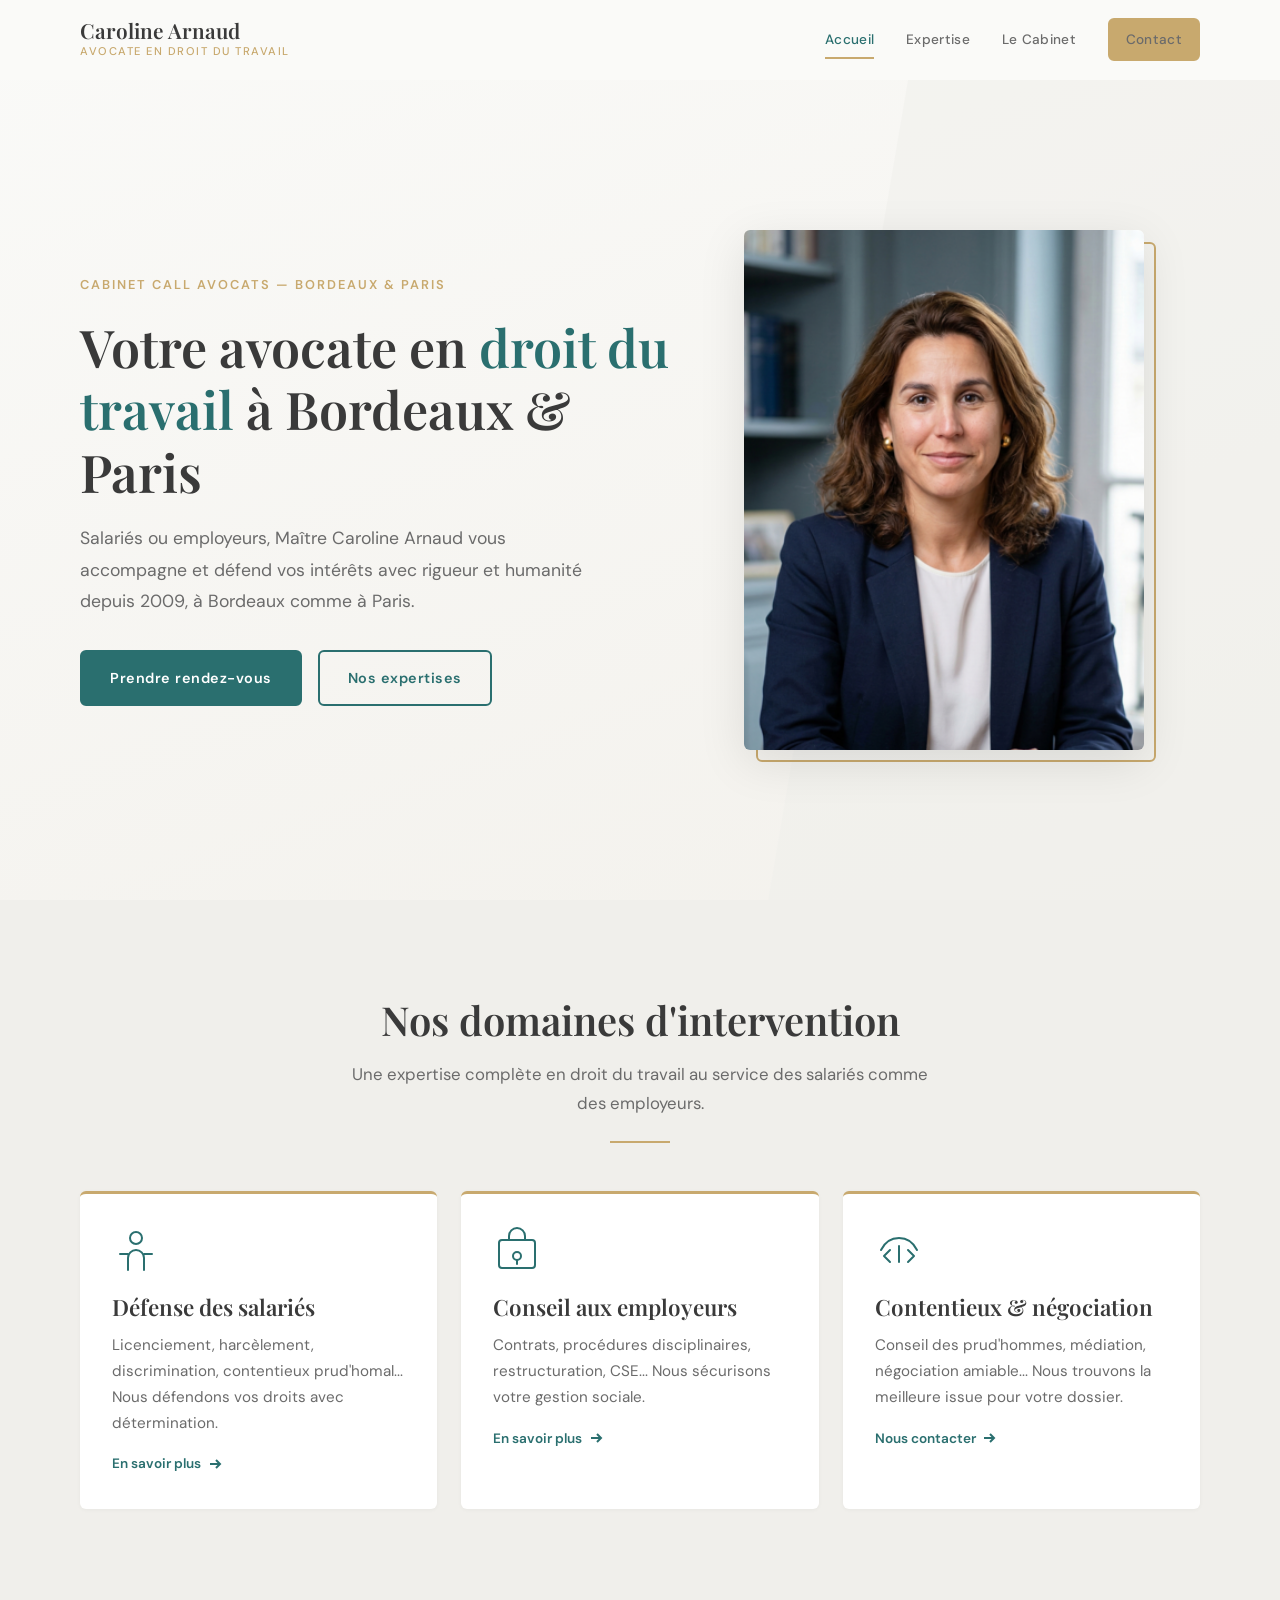
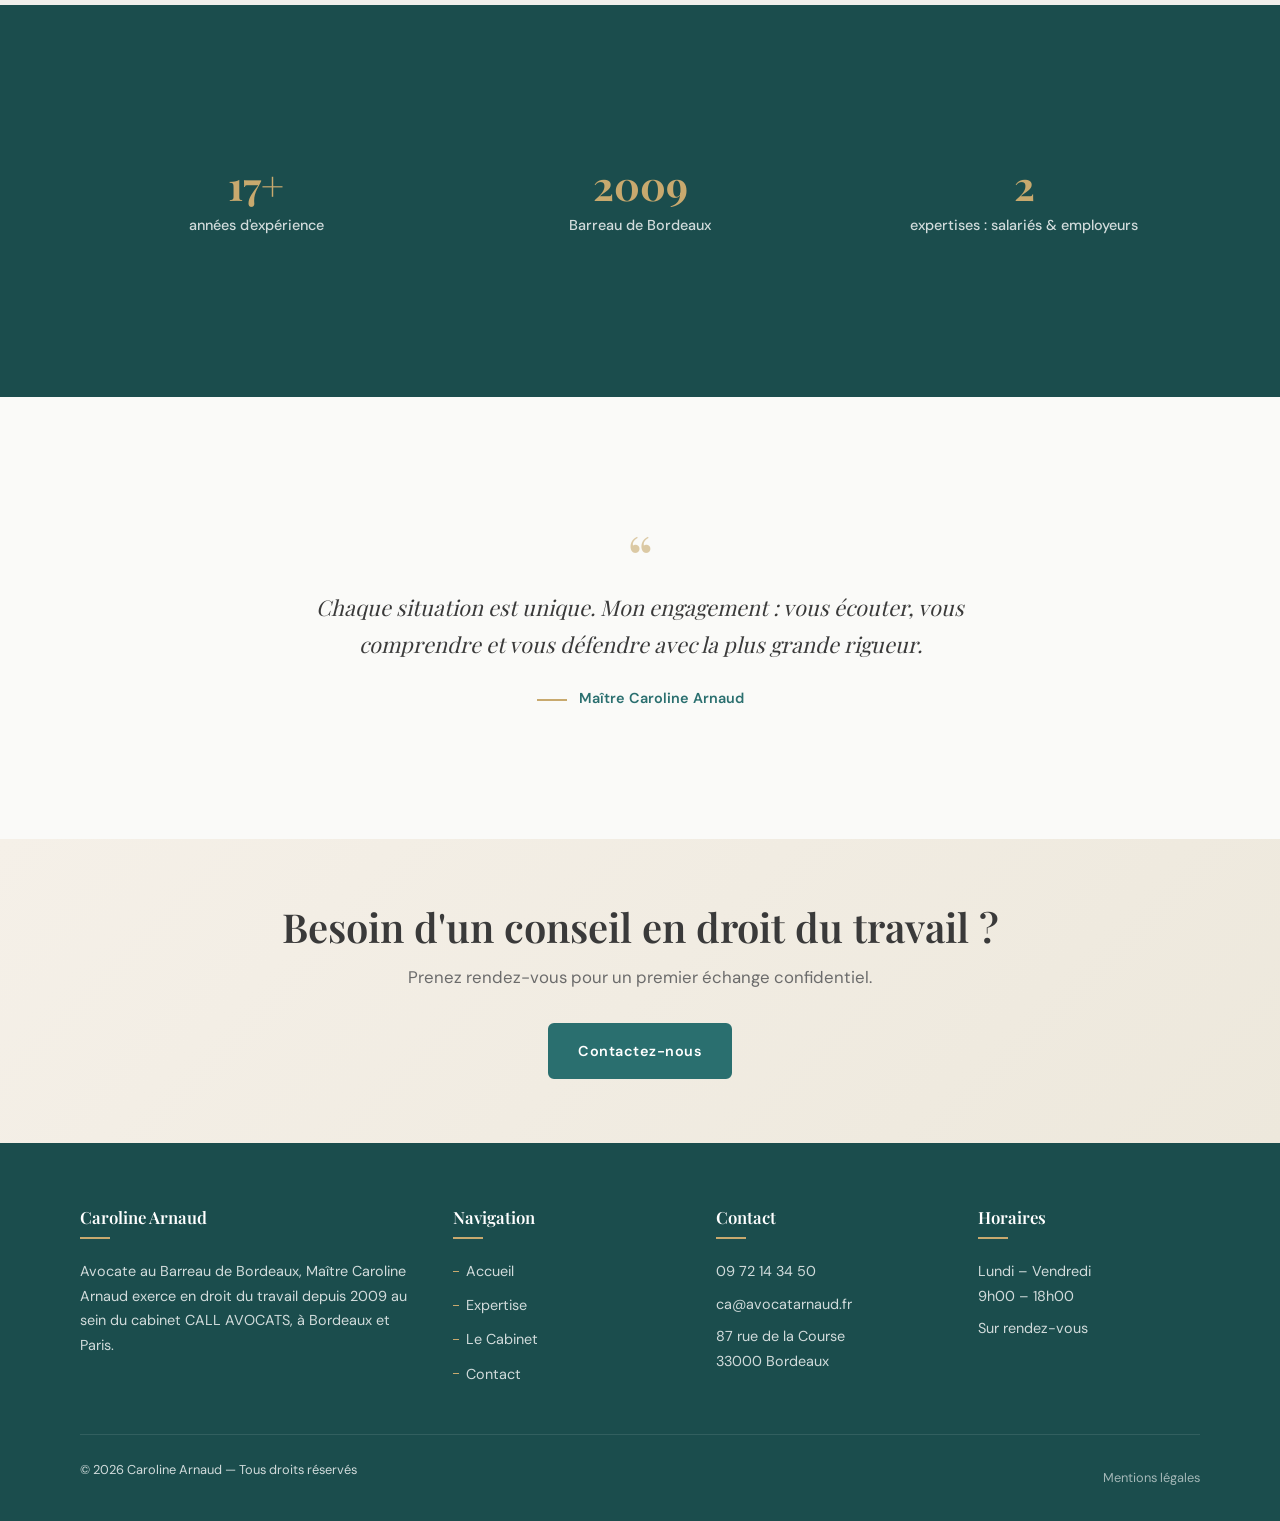
<file: index.html>
<!DOCTYPE html>
<html lang="fr">
<head>
  <meta charset="UTF-8">
  <meta name="viewport" content="width=device-width, initial-scale=1.0">
  <meta name="description" content="Maître Caroline Arnaud, avocate en droit du travail à Bordeaux et Paris. Défense des salariés et conseil aux employeurs. Cabinet CALL AVOCATS.">
  <title>Caroline Arnaud — Avocate en droit du travail | Bordeaux &amp; Paris</title>
  <link rel="canonical" href="https://www.avocatarnaud.fr/">
  <!-- Open Graph -->
  <meta property="og:type" content="website">
  <meta property="og:title" content="Caroline Arnaud — Avocate en droit du travail | Bordeaux & Paris">
  <meta property="og:description" content="Maître Caroline Arnaud, avocate en droit du travail à Bordeaux et Paris. Défense des salariés et conseil aux employeurs.">
  <meta property="og:url" content="https://www.avocatarnaud.fr/">
  <meta property="og:image" content="https://www.avocatarnaud.fr/img/caroline-arnaud.jpg">
  <meta property="og:locale" content="fr_FR">
  <meta property="og:site_name" content="Cabinet CALL AVOCATS — Caroline Arnaud">
  <!-- Twitter Card -->
  <meta name="twitter:card" content="summary_large_image">
  <meta name="twitter:title" content="Caroline Arnaud — Avocate en droit du travail | Bordeaux & Paris">
  <meta name="twitter:description" content="Maître Caroline Arnaud, avocate en droit du travail à Bordeaux et Paris. Défense des salariés et conseil aux employeurs.">
  <meta name="twitter:image" content="https://www.avocatarnaud.fr/img/caroline-arnaud.jpg">
  <!-- Favicon -->
  <link rel="icon" type="image/svg+xml" href="favicon.svg">
  <link rel="stylesheet" href="fonts/fonts.css">
  <link rel="stylesheet" href="css/style.css">
  <!-- Schema JSON-LD -->
  <script type="application/ld+json">
  {
    "@context": "https://schema.org",
    "@graph": [
      {
        "@type": "LegalService",
        "@id": "https://www.avocatarnaud.fr/#organization",
        "name": "Cabinet CALL AVOCATS — Caroline Arnaud",
        "alternateName": "CALL AVOCATS",
        "url": "https://www.avocatarnaud.fr",
        "logo": "https://www.avocatarnaud.fr/favicon.svg",
        "image": "https://www.avocatarnaud.fr/img/caroline-arnaud.jpg",
        "description": "Cabinet d'avocats spécialisé en droit du travail à Bordeaux et Paris. Défense des salariés et conseil aux employeurs.",
        "telephone": "+33972143450",
        "email": "ca@avocatarnaud.fr",
        "address": {
          "@type": "PostalAddress",
          "streetAddress": "87 rue de la Course",
          "addressLocality": "Bordeaux",
          "postalCode": "33000",
          "addressCountry": "FR"
        },
        "geo": {
          "@type": "GeoCoordinates",
          "latitude": 44.837,
          "longitude": -0.581
        },
        "openingHoursSpecification": {
          "@type": "OpeningHoursSpecification",
          "dayOfWeek": ["Monday","Tuesday","Wednesday","Thursday","Friday"],
          "opens": "09:00",
          "closes": "18:00"
        },
        "priceRange": "$$",
        "areaServed": [
          {"@type": "City", "name": "Bordeaux"},
          {"@type": "City", "name": "Paris"}
        ],
        "knowsAbout": ["Droit du travail", "Licenciement", "Harcèlement", "Contentieux prud'homal", "Conseil employeur"],
        "founder": {"@id": "https://www.avocatarnaud.fr/#person"}
      },
      {
        "@type": "Attorney",
        "@id": "https://www.avocatarnaud.fr/#person",
        "name": "Caroline Arnaud",
        "givenName": "Caroline",
        "familyName": "Arnaud",
        "honorificPrefix": "Maître",
        "jobTitle": "Avocate en droit du travail",
        "url": "https://www.avocatarnaud.fr",
        "image": "https://www.avocatarnaud.fr/img/caroline-arnaud.jpg",
        "worksFor": {"@id": "https://www.avocatarnaud.fr/#organization"},
        "knowsAbout": ["Droit du travail", "Droit social", "Contentieux prud'homal"]
      },
      {
        "@type": "WebSite",
        "@id": "https://www.avocatarnaud.fr/#website",
        "name": "Caroline Arnaud — Avocate en droit du travail",
        "url": "https://www.avocatarnaud.fr",
        "publisher": {"@id": "https://www.avocatarnaud.fr/#organization"},
        "inLanguage": "fr-FR"
      },
      {
        "@type": "WebPage",
        "@id": "https://www.avocatarnaud.fr/",
        "name": "Caroline Arnaud — Avocate en droit du travail | Bordeaux & Paris",
        "description": "Maître Caroline Arnaud, avocate en droit du travail à Bordeaux et Paris. Défense des salariés et conseil aux employeurs.",
        "url": "https://www.avocatarnaud.fr/",
        "isPartOf": {"@id": "https://www.avocatarnaud.fr/#website"},
        "about": {"@id": "https://www.avocatarnaud.fr/#organization"},
        "inLanguage": "fr-FR"
      }
    ]
  }
  </script>
</head>
<body>

  <!-- HEADER -->
  <header class="header" id="header">
    <div class="header__inner">
      <a href="index.html" class="header__logo">
        <span class="header__logo-name">Caroline Arnaud</span>
        <span class="header__logo-title">Avocate en droit du travail</span>
      </a>
      <nav class="nav">
        <a href="index.html" class="nav__link nav__link--active">Accueil</a>
        <a href="expertise.html" class="nav__link">Expertise</a>
        <a href="cabinet.html" class="nav__link">Le Cabinet</a>
        <a href="contact.html" class="nav__link nav__cta btn btn--accent btn--small">Contact</a>
      </nav>
      <button class="burger" id="burger" aria-label="Menu">
        <span class="burger__line"></span>
        <span class="burger__line"></span>
        <span class="burger__line"></span>
      </button>
    </div>
  </header>

  <!-- MOBILE NAV -->
  <div class="mobile-nav" id="mobile-nav">
    <a href="index.html" class="mobile-nav__link">Accueil</a>
    <a href="expertise.html" class="mobile-nav__link">Expertise</a>
    <a href="cabinet.html" class="mobile-nav__link">Le Cabinet</a>
    <a href="contact.html" class="mobile-nav__link">Contact</a>
    <div class="mobile-nav__contact">
      <p>09 72 14 34 50</p>
      <a href="mailto:ca@avocatarnaud.fr">ca@avocatarnaud.fr</a>
    </div>
  </div>

  <!-- HERO -->
  <section class="hero">
    <div class="hero__inner">
      <div class="hero__content">
        <p class="label hero__label">Cabinet CALL AVOCATS &mdash; Bordeaux &amp; Paris</p>
        <h1 class="hero__title">Votre avocate en <span>droit du travail</span> à Bordeaux &amp; Paris</h1>
        <p class="hero__subtitle">Salariés ou employeurs, Maître Caroline Arnaud vous accompagne et défend vos intérêts avec rigueur et humanité depuis 2009, à Bordeaux comme à Paris.</p>
        <div class="hero__actions">
          <a href="contact.html" class="btn btn--primary">Prendre rendez-vous</a>
          <a href="expertise.html" class="btn btn--secondary">Nos expertises</a>
        </div>
      </div>
      <div class="hero__image">
        <img src="img/caroline-arnaud.jpg" alt="Maître Caroline Arnaud, avocate en droit du travail" width="360" height="531" loading="eager">
      </div>
    </div>
  </section>

  <!-- DOMAINES -->
  <section class="section section--alt">
    <div class="container">
      <div class="section-title">
        <h2>Nos domaines d'intervention</h2>
        <p>Une expertise complète en droit du travail au service des salariés comme des employeurs.</p>
      </div>
      <div class="cards-grid">

        <div class="card animate">
          <div class="card__icon">
            <svg viewBox="0 0 48 48" fill="none" stroke="currentColor" stroke-width="2" stroke-linecap="round" stroke-linejoin="round"><circle cx="24" cy="12" r="6"/><path d="M16 44V32a8 8 0 0116 0v12"/><path d="M8 28h8M32 28h8"/></svg>
          </div>
          <h3 class="card__title">Défense des salariés</h3>
          <p class="card__text">Licenciement, harcèlement, discrimination, contentieux prud'homal... Nous défendons vos droits avec détermination.</p>
          <a href="expertise.html#salaries" class="card__link">
            En savoir plus
            <svg viewBox="0 0 16 16" fill="none" stroke="currentColor" stroke-width="2"><path d="M3 8h10M9 4l4 4-4 4"/></svg>
          </a>
        </div>

        <div class="card animate animate--delay-1">
          <div class="card__icon">
            <svg viewBox="0 0 48 48" fill="none" stroke="currentColor" stroke-width="2" stroke-linecap="round" stroke-linejoin="round"><rect x="6" y="14" width="36" height="28" rx="3"/><path d="M16 14V10a8 8 0 0116 0v4"/><circle cx="24" cy="30" r="4"/><path d="M24 34v4"/></svg>
          </div>
          <h3 class="card__title">Conseil aux employeurs</h3>
          <p class="card__text">Contrats, procédures disciplinaires, restructuration, CSE... Nous sécurisons votre gestion sociale.</p>
          <a href="expertise.html#employeurs" class="card__link">
            En savoir plus
            <svg viewBox="0 0 16 16" fill="none" stroke="currentColor" stroke-width="2"><path d="M3 8h10M9 4l4 4-4 4"/></svg>
          </a>
        </div>

        <div class="card animate animate--delay-2">
          <div class="card__icon">
            <svg viewBox="0 0 48 48" fill="none" stroke="currentColor" stroke-width="2" stroke-linecap="round" stroke-linejoin="round"><path d="M6 24c4-8 10-12 18-12s14 4 18 12"/><path d="M15 36l-6-6 6-6"/><path d="M33 36l6-6-6-6"/><path d="M24 20v16"/></svg>
          </div>
          <h3 class="card__title">Contentieux &amp; négociation</h3>
          <p class="card__text">Conseil des prud'hommes, médiation, négociation amiable... Nous trouvons la meilleure issue pour votre dossier.</p>
          <a href="contact.html" class="card__link">
            Nous contacter
            <svg viewBox="0 0 16 16" fill="none" stroke="currentColor" stroke-width="2"><path d="M3 8h10M9 4l4 4-4 4"/></svg>
          </a>
        </div>

      </div>
    </div>
  </section>

  <!-- CHIFFRES -->
  <section class="section section--dark">
    <div class="container">
      <div class="stats">
        <div class="stat animate">
          <div class="stat__number">17+</div>
          <div class="stat__label">années d'expérience</div>
        </div>
        <div class="stat animate animate--delay-1">
          <div class="stat__number">2009</div>
          <div class="stat__label">Barreau de Bordeaux</div>
        </div>
        <div class="stat animate animate--delay-2">
          <div class="stat__number">2</div>
          <div class="stat__label">expertises : salariés &amp; employeurs</div>
        </div>
      </div>
    </div>
  </section>

  <!-- QUOTE -->
  <section class="section">
    <div class="container">
      <div class="quote animate">
        <div class="quote__icon">&ldquo;</div>
        <p class="quote__text">Chaque situation est unique. Mon engagement : vous écouter, vous comprendre et vous défendre avec la plus grande rigueur.</p>
        <div class="quote__author">Maître Caroline Arnaud</div>
      </div>
    </div>
  </section>

  <!-- CTA BANNER -->
  <section class="cta-banner">
    <div class="container">
      <h2>Besoin d'un conseil en droit du travail ?</h2>
      <p>Prenez rendez-vous pour un premier échange confidentiel.</p>
      <a href="contact.html" class="btn btn--primary">Contactez-nous</a>
    </div>
  </section>

  <!-- FOOTER -->
  <footer class="footer">
    <div class="container">
      <div class="footer__grid">
        <div class="footer__col">
          <h4>Caroline Arnaud</h4>
          <p>Avocate au Barreau de Bordeaux, Maître Caroline Arnaud exerce en droit du travail depuis 2009 au sein du cabinet CALL AVOCATS, à Bordeaux et Paris.</p>
        </div>
        <div class="footer__col">
          <h4>Navigation</h4>
          <div class="footer__links">
            <a href="index.html">Accueil</a>
            <a href="expertise.html">Expertise</a>
            <a href="cabinet.html">Le Cabinet</a>
            <a href="contact.html">Contact</a>
          </div>
        </div>
        <div class="footer__col">
          <h4>Contact</h4>
          <p><a href="tel:0972143450">09 72 14 34 50</a></p>
          <p><a href="mailto:ca@avocatarnaud.fr">ca@avocatarnaud.fr</a></p>
          <p>87 rue de la Course<br>33000 Bordeaux</p>
        </div>
        <div class="footer__col">
          <h4>Horaires</h4>
          <p>Lundi &ndash; Vendredi<br>9h00 &ndash; 18h00</p>
          <p>Sur rendez-vous</p>
        </div>
      </div>
      <div class="footer__bottom">
        <p>&copy; 2026 Caroline Arnaud &mdash; Tous droits réservés</p>
        <a href="mentions-legales.html">Mentions légales</a>
      </div>
    </div>
  </footer>

  <!-- MOBILE CTA -->
  <a href="tel:0972143450" class="mobile-cta" aria-label="Appeler">
    <svg viewBox="0 0 24 24" fill="none" stroke="currentColor" stroke-width="2" stroke-linecap="round" stroke-linejoin="round"><path d="M22 16.92v3a2 2 0 01-2.18 2 19.79 19.79 0 01-8.63-3.07 19.5 19.5 0 01-6-6 19.79 19.79 0 01-3.07-8.67A2 2 0 014.11 2h3a2 2 0 012 1.72c.127.96.361 1.903.7 2.81a2 2 0 01-.45 2.11L8.09 9.91a16 16 0 006 6l1.27-1.27a2 2 0 012.11-.45c.907.339 1.85.573 2.81.7A2 2 0 0122 16.92z"/></svg>
    Appeler
  </a>

  <script src="js/main.js"></script>
</body>
</html>
</file>
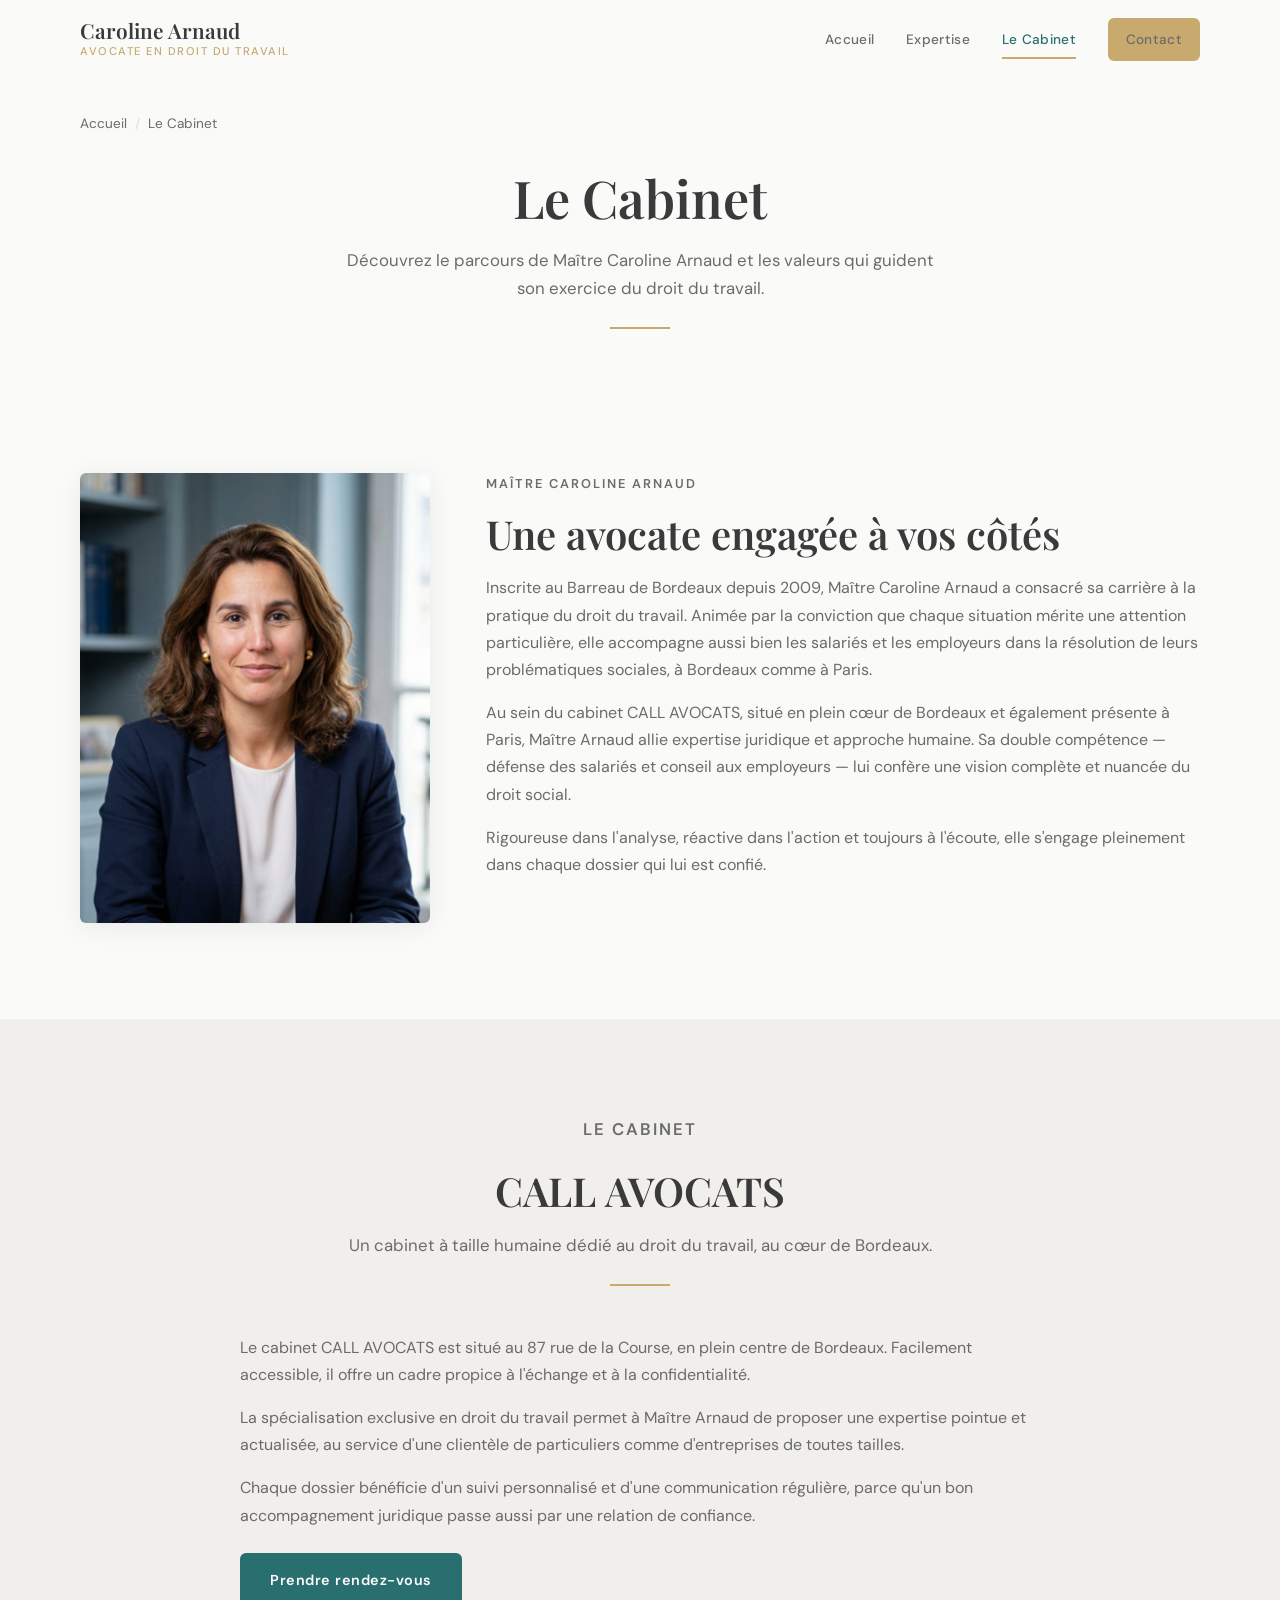
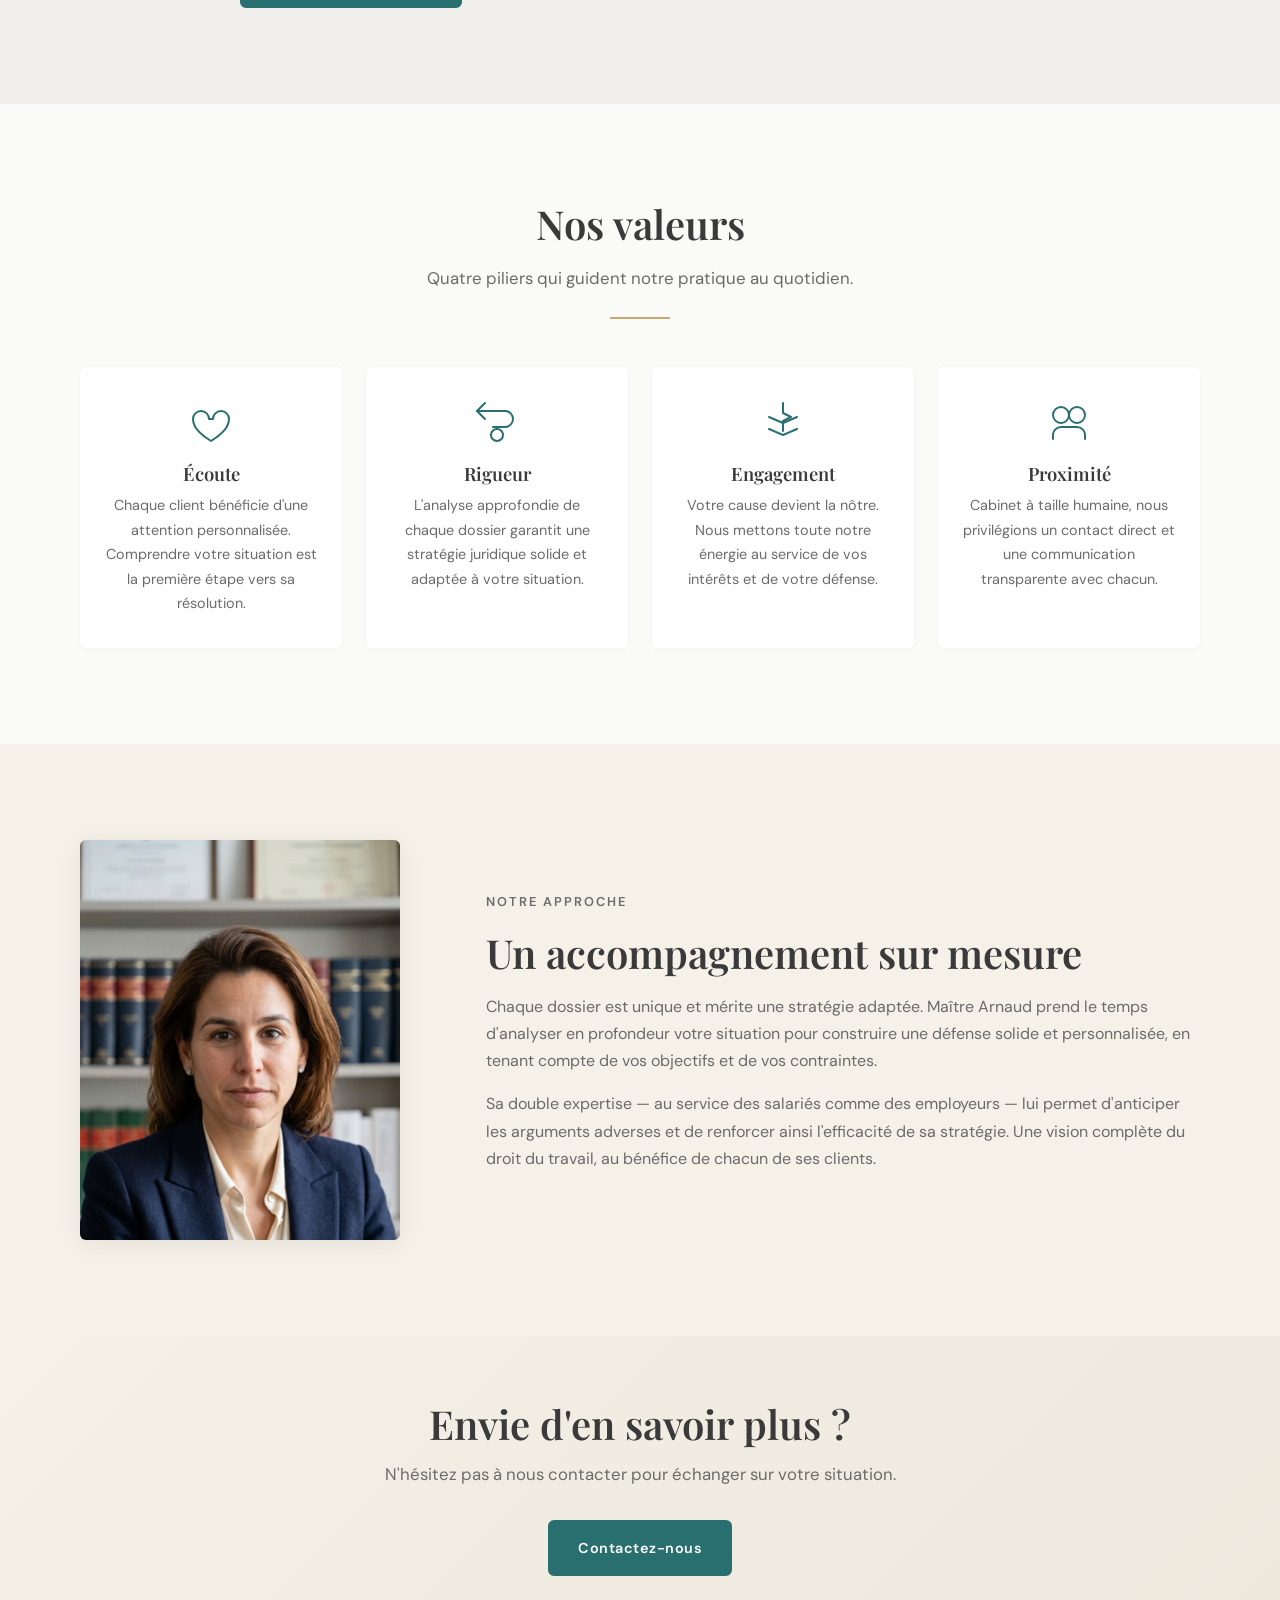
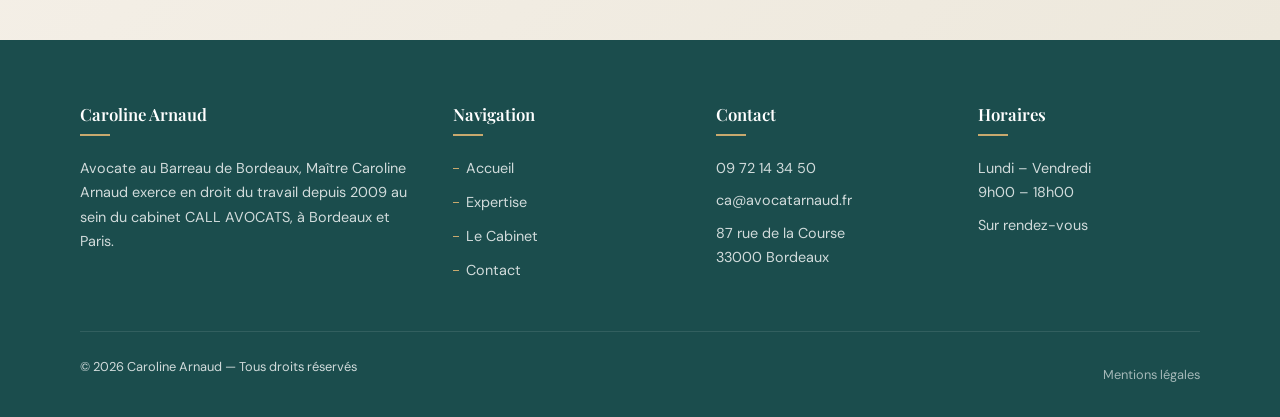
<file: cabinet.html>
<!DOCTYPE html>
<html lang="fr">
<head>
  <meta charset="UTF-8">
  <meta name="viewport" content="width=device-width, initial-scale=1.0">
  <meta name="description" content="Découvrez le cabinet CALL AVOCATS et Maître Caroline Arnaud, avocate en droit du travail à Bordeaux et Paris depuis 2009.">
  <title>Le Cabinet — Caroline Arnaud | Avocate droit du travail Bordeaux &amp; Paris</title>
  <link rel="canonical" href="https://www.avocatarnaud.fr/cabinet.html">
  <meta property="og:type" content="website">
  <meta property="og:title" content="Le Cabinet — Caroline Arnaud | Avocate droit du travail">
  <meta property="og:description" content="Cabinet CALL AVOCATS : Maître Caroline Arnaud, avocate en droit du travail depuis 2009 à Bordeaux et Paris.">
  <meta property="og:url" content="https://www.avocatarnaud.fr/cabinet.html">
  <meta property="og:image" content="https://www.avocatarnaud.fr/img/caroline-arnaud-2.jpg">
  <meta property="og:locale" content="fr_FR">
  <meta property="og:site_name" content="Cabinet CALL AVOCATS — Caroline Arnaud">
  <meta name="twitter:card" content="summary_large_image">
  <meta name="twitter:title" content="Le Cabinet — Caroline Arnaud | Avocate droit du travail">
  <meta name="twitter:description" content="Cabinet CALL AVOCATS : Maître Caroline Arnaud, avocate en droit du travail depuis 2009 à Bordeaux et Paris.">
  <meta name="twitter:image" content="https://www.avocatarnaud.fr/img/caroline-arnaud-2.jpg">
  <link rel="icon" type="image/svg+xml" href="favicon.svg">
  <link rel="stylesheet" href="fonts/fonts.css">
  <link rel="stylesheet" href="css/style.css">
  <script type="application/ld+json">
  {
    "@context": "https://schema.org",
    "@graph": [
      {
        "@type": "WebPage",
        "@id": "https://www.avocatarnaud.fr/cabinet.html",
        "name": "Le Cabinet — Caroline Arnaud",
        "description": "Cabinet CALL AVOCATS, Maître Caroline Arnaud, avocate en droit du travail depuis 2009 à Bordeaux et Paris.",
        "url": "https://www.avocatarnaud.fr/cabinet.html",
        "isPartOf": {"@id": "https://www.avocatarnaud.fr/#website"},
        "about": {"@id": "https://www.avocatarnaud.fr/#person"},
        "inLanguage": "fr-FR"
      },
      {
        "@type": "BreadcrumbList",
        "itemListElement": [
          {"@type": "ListItem", "position": 1, "name": "Accueil", "item": "https://www.avocatarnaud.fr/"},
          {"@type": "ListItem", "position": 2, "name": "Le Cabinet", "item": "https://www.avocatarnaud.fr/cabinet.html"}
        ]
      }
    ]
  }
  </script>
</head>
<body>

  <!-- HEADER -->
  <header class="header" id="header">
    <div class="header__inner">
      <a href="index.html" class="header__logo">
        <span class="header__logo-name">Caroline Arnaud</span>
        <span class="header__logo-title">Avocate en droit du travail</span>
      </a>
      <nav class="nav">
        <a href="index.html" class="nav__link">Accueil</a>
        <a href="expertise.html" class="nav__link">Expertise</a>
        <a href="cabinet.html" class="nav__link nav__link--active">Le Cabinet</a>
        <a href="contact.html" class="nav__link nav__cta btn btn--accent btn--small">Contact</a>
      </nav>
      <button class="burger" id="burger" aria-label="Menu">
        <span class="burger__line"></span>
        <span class="burger__line"></span>
        <span class="burger__line"></span>
      </button>
    </div>
  </header>

  <!-- MOBILE NAV -->
  <div class="mobile-nav" id="mobile-nav">
    <a href="index.html" class="mobile-nav__link">Accueil</a>
    <a href="expertise.html" class="mobile-nav__link">Expertise</a>
    <a href="cabinet.html" class="mobile-nav__link">Le Cabinet</a>
    <a href="contact.html" class="mobile-nav__link">Contact</a>
    <div class="mobile-nav__contact">
      <p>09 72 14 34 50</p>
      <a href="mailto:ca@avocatarnaud.fr">ca@avocatarnaud.fr</a>
    </div>
  </div>

  <!-- BREADCRUMB -->
  <div class="breadcrumb">
    <div class="container">
      <div class="breadcrumb__inner">
        <a href="index.html" class="breadcrumb__link">Accueil</a>
        <span class="breadcrumb__sep">/</span>
        <span>Le Cabinet</span>
      </div>
    </div>
  </div>

  <!-- PAGE HEADER -->
  <div class="page-header">
    <div class="container">
      <h1>Le Cabinet</h1>
      <p>Découvrez le parcours de Maître Caroline Arnaud et les valeurs qui guident son exercice du droit du travail.</p>
    </div>
  </div>

  <!-- BIO -->
  <section class="section">
    <div class="container">
      <div class="bio animate">
        <div class="bio__image">
          <img src="img/caroline-arnaud.jpg" alt="Maître Caroline Arnaud, avocate en droit du travail à Bordeaux" width="360" height="531" loading="lazy">
        </div>
        <div class="bio__content">
          <p class="label">Maître Caroline Arnaud</p>
          <h2>Une avocate engagée à vos côtés</h2>
          <p>Inscrite au Barreau de Bordeaux depuis 2009, Maître Caroline Arnaud a consacré sa carrière à la pratique du droit du travail. Animée par la conviction que chaque situation mérite une attention particulière, elle accompagne aussi bien les salariés et les employeurs dans la résolution de leurs problématiques sociales, à Bordeaux comme à Paris.</p>
          <p>Au sein du cabinet CALL AVOCATS, situé en plein cœur de Bordeaux et également présente à Paris, Maître Arnaud allie expertise juridique et approche humaine. Sa double compétence &mdash; défense des salariés et conseil aux employeurs &mdash; lui confère une vision complète et nuancée du droit social.</p>
          <p>Rigoureuse dans l'analyse, réactive dans l'action et toujours à l'écoute, elle s'engage pleinement dans chaque dossier qui lui est confié.</p>
        </div>
      </div>
    </div>
  </section>

  <!-- CABINET -->
  <section class="section section--alt">
    <div class="container">
      <div class="section-title">
        <p class="label">Le cabinet</p>
        <h2>CALL AVOCATS</h2>
        <p>Un cabinet à taille humaine dédié au droit du travail, au cœur de Bordeaux.</p>
      </div>
      <div class="bio animate" style="max-width: 800px; margin: 0 auto;">
        <div class="bio__content" style="grid-column: 1 / -1;">
          <p>Le cabinet CALL AVOCATS est situé au 87 rue de la Course, en plein centre de Bordeaux. Facilement accessible, il offre un cadre propice à l'échange et à la confidentialité.</p>
          <p>La spécialisation exclusive en droit du travail permet à Maître Arnaud de proposer une expertise pointue et actualisée, au service d'une clientèle de particuliers comme d'entreprises de toutes tailles.</p>
          <p>Chaque dossier bénéficie d'un suivi personnalisé et d'une communication régulière, parce qu'un bon accompagnement juridique passe aussi par une relation de confiance.</p>
          <div style="margin-top: 1.5rem;">
            <a href="contact.html" class="btn btn--primary">Prendre rendez-vous</a>
          </div>
        </div>
      </div>
    </div>
  </section>

  <!-- VALEURS -->
  <section class="section">
    <div class="container">
      <div class="section-title">
        <h2>Nos valeurs</h2>
        <p>Quatre piliers qui guident notre pratique au quotidien.</p>
      </div>
      <div class="values-grid">

        <div class="value-card animate">
          <div class="value-card__icon">
            <svg viewBox="0 0 48 48" fill="none" stroke="currentColor" stroke-width="2" stroke-linecap="round" stroke-linejoin="round"><path d="M24 42C14 36 6 28 6 20a8 8 0 0116 0h4a8 8 0 0116 0c0 8-8 16-18 22z"/></svg>
          </div>
          <h3>Écoute</h3>
          <p>Chaque client bénéficie d'une attention personnalisée. Comprendre votre situation est la première étape vers sa résolution.</p>
        </div>

        <div class="value-card animate animate--delay-1">
          <div class="value-card__icon">
            <svg viewBox="0 0 48 48" fill="none" stroke="currentColor" stroke-width="2" stroke-linecap="round" stroke-linejoin="round"><path d="M12 4l-8 8 8 8"/><path d="M4 12h28a8 8 0 010 16H20"/><circle cx="24" cy="36" r="6"/><path d="M24 30v-2"/></svg>
          </div>
          <h3>Rigueur</h3>
          <p>L'analyse approfondie de chaque dossier garantit une stratégie juridique solide et adaptée à votre situation.</p>
        </div>

        <div class="value-card animate animate--delay-2">
          <div class="value-card__icon">
            <svg viewBox="0 0 48 48" fill="none" stroke="currentColor" stroke-width="2" stroke-linecap="round" stroke-linejoin="round"><path d="M24 4v10l8 4-8 4v10"/><path d="M10 18l14 6 14-6"/><path d="M10 30l14 6 14-6"/></svg>
          </div>
          <h3>Engagement</h3>
          <p>Votre cause devient la nôtre. Nous mettons toute notre énergie au service de vos intérêts et de votre défense.</p>
        </div>

        <div class="value-card animate animate--delay-3">
          <div class="value-card__icon">
            <svg viewBox="0 0 48 48" fill="none" stroke="currentColor" stroke-width="2" stroke-linecap="round" stroke-linejoin="round"><circle cx="16" cy="16" r="8"/><circle cx="32" cy="16" r="8"/><path d="M8 40v-4a8 8 0 018-8h16a8 8 0 018 8v4"/></svg>
          </div>
          <h3>Proximité</h3>
          <p>Cabinet à taille humaine, nous privilégions un contact direct et une communication transparente avec chacun.</p>
        </div>

      </div>
    </div>
  </section>

  <!-- APPROCHE -->
  <section class="section section--warm">
    <div class="container">
      <div class="bio animate" style="align-items: center;">
        <div class="bio__image">
          <img src="img/caroline-arnaud-2.jpg" alt="Maître Caroline Arnaud, avocate en droit du travail" width="357" height="483" style="max-width: 320px; height: 400px; object-fit: cover; object-position: center top;" loading="lazy">
        </div>
        <div class="bio__content">
          <p class="label">Notre approche</p>
          <h2>Un accompagnement sur mesure</h2>
          <p>Chaque dossier est unique et mérite une stratégie adaptée. Maître Arnaud prend le temps d'analyser en profondeur votre situation pour construire une défense solide et personnalisée, en tenant compte de vos objectifs et de vos contraintes.</p>
          <p>Sa double expertise &mdash; au service des salariés comme des employeurs &mdash; lui permet d'anticiper les arguments adverses et de renforcer ainsi l'efficacité de sa stratégie. Une vision complète du droit du travail, au bénéfice de chacun de ses clients.</p>
        </div>
      </div>
    </div>
  </section>

  <!-- CTA BANNER -->
  <section class="cta-banner">
    <div class="container">
      <h2>Envie d'en savoir plus ?</h2>
      <p>N'hésitez pas à nous contacter pour échanger sur votre situation.</p>
      <a href="contact.html" class="btn btn--primary">Contactez-nous</a>
    </div>
  </section>

  <!-- FOOTER -->
  <footer class="footer">
    <div class="container">
      <div class="footer__grid">
        <div class="footer__col">
          <h4>Caroline Arnaud</h4>
          <p>Avocate au Barreau de Bordeaux, Maître Caroline Arnaud exerce en droit du travail depuis 2009 au sein du cabinet CALL AVOCATS, à Bordeaux et Paris.</p>
        </div>
        <div class="footer__col">
          <h4>Navigation</h4>
          <div class="footer__links">
            <a href="index.html">Accueil</a>
            <a href="expertise.html">Expertise</a>
            <a href="cabinet.html">Le Cabinet</a>
            <a href="contact.html">Contact</a>
          </div>
        </div>
        <div class="footer__col">
          <h4>Contact</h4>
          <p><a href="tel:0972143450">09 72 14 34 50</a></p>
          <p><a href="mailto:ca@avocatarnaud.fr">ca@avocatarnaud.fr</a></p>
          <p>87 rue de la Course<br>33000 Bordeaux</p>
        </div>
        <div class="footer__col">
          <h4>Horaires</h4>
          <p>Lundi &ndash; Vendredi<br>9h00 &ndash; 18h00</p>
          <p>Sur rendez-vous</p>
        </div>
      </div>
      <div class="footer__bottom">
        <p>&copy; 2026 Caroline Arnaud &mdash; Tous droits réservés</p>
        <a href="mentions-legales.html">Mentions légales</a>
      </div>
    </div>
  </footer>

  <!-- MOBILE CTA -->
  <a href="tel:0972143450" class="mobile-cta" aria-label="Appeler">
    <svg viewBox="0 0 24 24" fill="none" stroke="currentColor" stroke-width="2" stroke-linecap="round" stroke-linejoin="round"><path d="M22 16.92v3a2 2 0 01-2.18 2 19.79 19.79 0 01-8.63-3.07 19.5 19.5 0 01-6-6 19.79 19.79 0 01-3.07-8.67A2 2 0 014.11 2h3a2 2 0 012 1.72c.127.96.361 1.903.7 2.81a2 2 0 01-.45 2.11L8.09 9.91a16 16 0 006 6l1.27-1.27a2 2 0 012.11-.45c.907.339 1.85.573 2.81.7A2 2 0 0122 16.92z"/></svg>
    Appeler
  </a>

  <script src="js/main.js"></script>
</body>
</html>
</file>
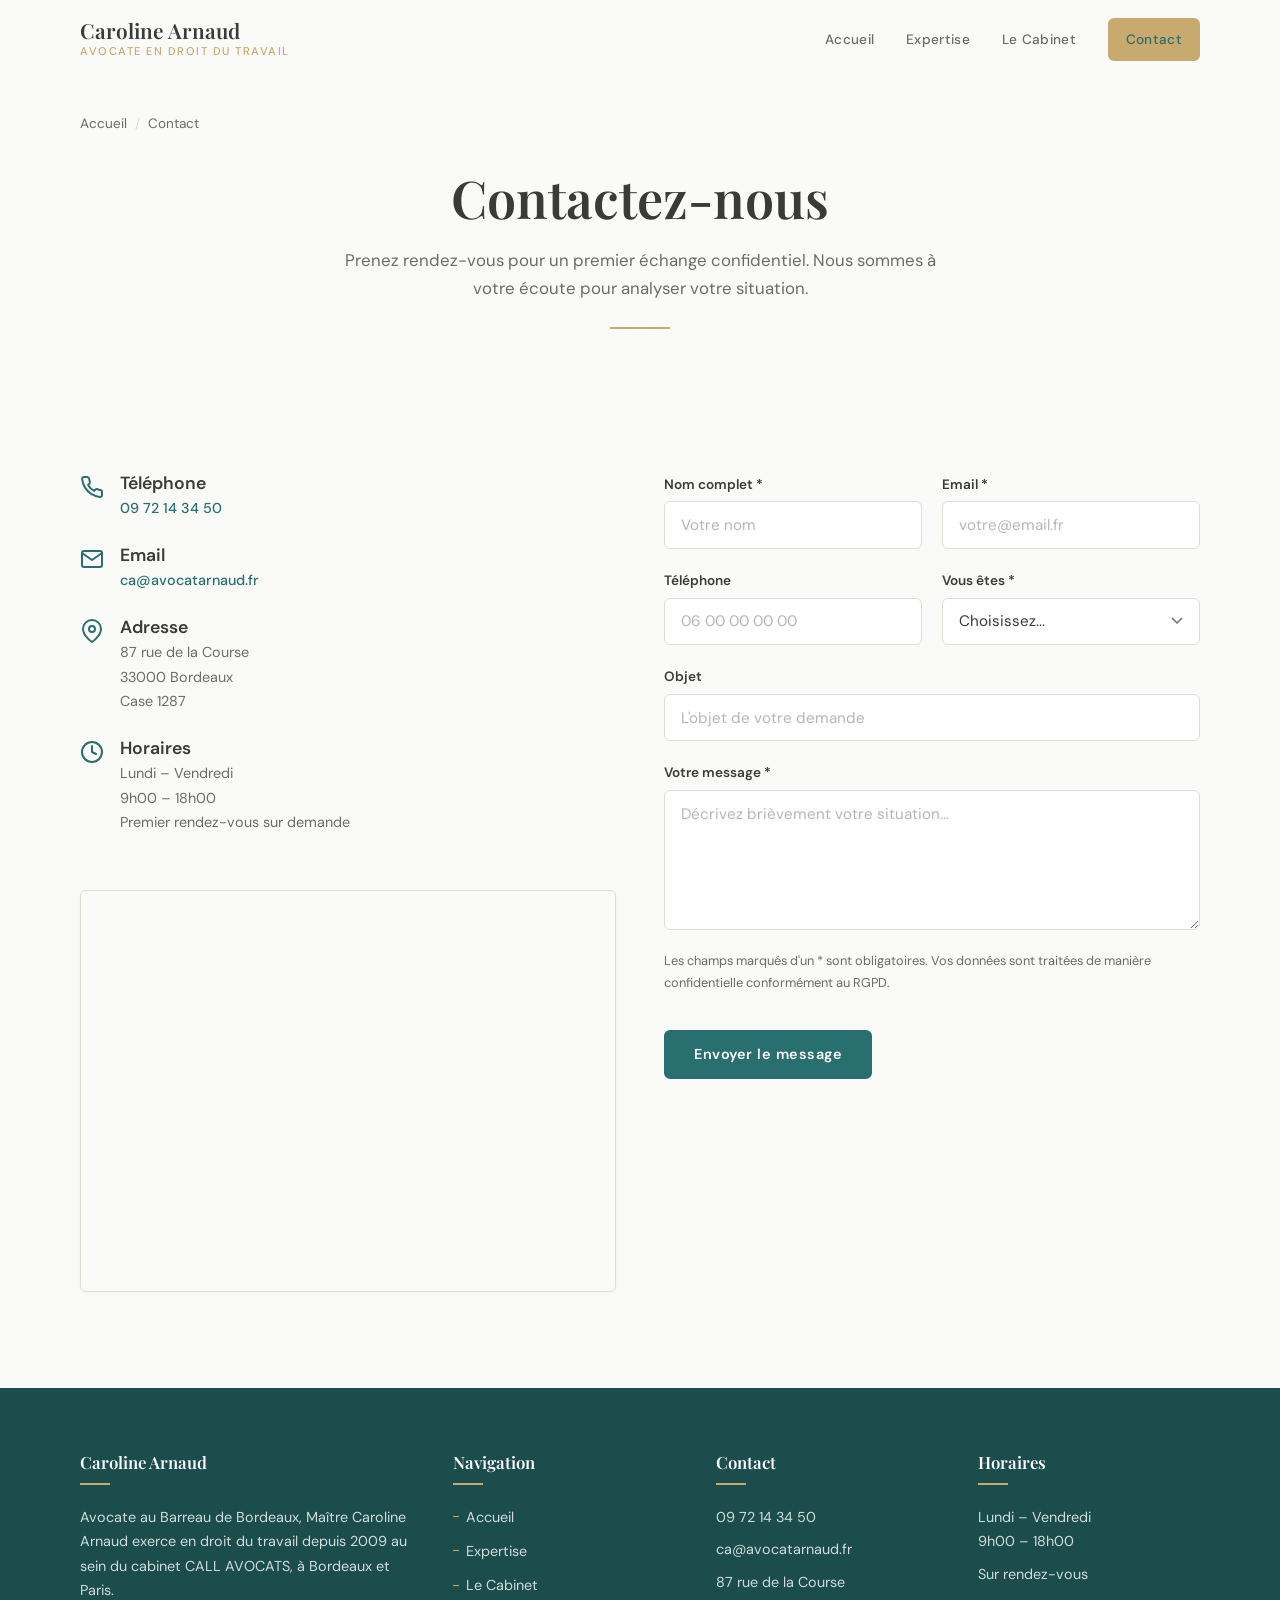
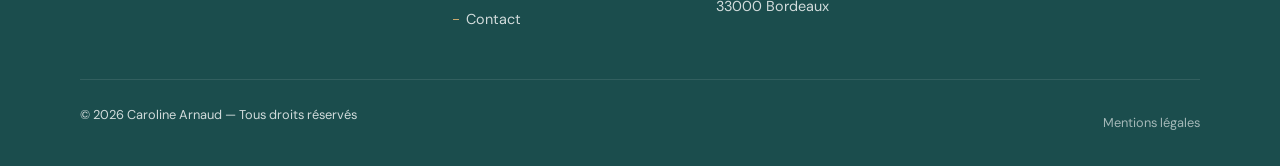
<file: contact.html>
<!DOCTYPE html>
<html lang="fr">
<head>
  <meta charset="UTF-8">
  <meta name="viewport" content="width=device-width, initial-scale=1.0">
  <meta name="description" content="Contactez Maître Caroline Arnaud, avocate en droit du travail à Bordeaux et Paris. Téléphone, email, formulaire de contact.">
  <title>Contact — Caroline Arnaud | Avocate droit du travail Bordeaux &amp; Paris</title>
  <link rel="canonical" href="https://www.avocatarnaud.fr/contact.html">
  <meta property="og:type" content="website">
  <meta property="og:title" content="Contact — Caroline Arnaud | Avocate droit du travail">
  <meta property="og:description" content="Prenez rendez-vous avec Maître Caroline Arnaud, avocate en droit du travail à Bordeaux et Paris.">
  <meta property="og:url" content="https://www.avocatarnaud.fr/contact.html">
  <meta property="og:image" content="https://www.avocatarnaud.fr/img/caroline-arnaud.jpg">
  <meta property="og:locale" content="fr_FR">
  <meta property="og:site_name" content="Cabinet CALL AVOCATS — Caroline Arnaud">
  <meta name="twitter:card" content="summary_large_image">
  <meta name="twitter:title" content="Contact — Caroline Arnaud | Avocate droit du travail">
  <meta name="twitter:description" content="Prenez rendez-vous avec Maître Caroline Arnaud, avocate en droit du travail à Bordeaux et Paris.">
  <meta name="twitter:image" content="https://www.avocatarnaud.fr/img/caroline-arnaud.jpg">
  <link rel="icon" type="image/svg+xml" href="favicon.svg">
  <link rel="stylesheet" href="fonts/fonts.css">
  <link rel="stylesheet" href="css/style.css">
  <script type="application/ld+json">
  {
    "@context": "https://schema.org",
    "@graph": [
      {
        "@type": "WebPage",
        "@id": "https://www.avocatarnaud.fr/contact.html",
        "name": "Contact — Caroline Arnaud",
        "description": "Contactez Maître Caroline Arnaud, avocate en droit du travail à Bordeaux et Paris.",
        "url": "https://www.avocatarnaud.fr/contact.html",
        "isPartOf": {"@id": "https://www.avocatarnaud.fr/#website"},
        "inLanguage": "fr-FR"
      },
      {
        "@type": "BreadcrumbList",
        "itemListElement": [
          {"@type": "ListItem", "position": 1, "name": "Accueil", "item": "https://www.avocatarnaud.fr/"},
          {"@type": "ListItem", "position": 2, "name": "Contact", "item": "https://www.avocatarnaud.fr/contact.html"}
        ]
      }
    ]
  }
  </script>
</head>
<body>

  <!-- HEADER -->
  <header class="header" id="header">
    <div class="header__inner">
      <a href="index.html" class="header__logo">
        <span class="header__logo-name">Caroline Arnaud</span>
        <span class="header__logo-title">Avocate en droit du travail</span>
      </a>
      <nav class="nav">
        <a href="index.html" class="nav__link">Accueil</a>
        <a href="expertise.html" class="nav__link">Expertise</a>
        <a href="cabinet.html" class="nav__link">Le Cabinet</a>
        <a href="contact.html" class="nav__link nav__link--active nav__cta btn btn--accent btn--small">Contact</a>
      </nav>
      <button class="burger" id="burger" aria-label="Menu">
        <span class="burger__line"></span>
        <span class="burger__line"></span>
        <span class="burger__line"></span>
      </button>
    </div>
  </header>

  <!-- MOBILE NAV -->
  <div class="mobile-nav" id="mobile-nav">
    <a href="index.html" class="mobile-nav__link">Accueil</a>
    <a href="expertise.html" class="mobile-nav__link">Expertise</a>
    <a href="cabinet.html" class="mobile-nav__link">Le Cabinet</a>
    <a href="contact.html" class="mobile-nav__link">Contact</a>
    <div class="mobile-nav__contact">
      <p>09 72 14 34 50</p>
      <a href="mailto:ca@avocatarnaud.fr">ca@avocatarnaud.fr</a>
    </div>
  </div>

  <!-- BREADCRUMB -->
  <div class="breadcrumb">
    <div class="container">
      <div class="breadcrumb__inner">
        <a href="index.html" class="breadcrumb__link">Accueil</a>
        <span class="breadcrumb__sep">/</span>
        <span>Contact</span>
      </div>
    </div>
  </div>

  <!-- PAGE HEADER -->
  <div class="page-header">
    <div class="container">
      <h1>Contactez-nous</h1>
      <p>Prenez rendez-vous pour un premier échange confidentiel. Nous sommes à votre écoute pour analyser votre situation.</p>
    </div>
  </div>

  <!-- CONTACT -->
  <section class="section">
    <div class="container">
      <div class="contact-grid">

        <!-- INFO -->
        <div class="contact-info animate">
          <div class="contact-info__item">
            <div class="contact-info__icon">
              <svg viewBox="0 0 24 24" fill="none" stroke="currentColor" stroke-width="2" stroke-linecap="round" stroke-linejoin="round"><path d="M22 16.92v3a2 2 0 01-2.18 2 19.79 19.79 0 01-8.63-3.07 19.5 19.5 0 01-6-6 19.79 19.79 0 01-3.07-8.67A2 2 0 014.11 2h3a2 2 0 012 1.72c.127.96.361 1.903.7 2.81a2 2 0 01-.45 2.11L8.09 9.91a16 16 0 006 6l1.27-1.27a2 2 0 012.11-.45c.907.339 1.85.573 2.81.7A2 2 0 0122 16.92z"/></svg>
            </div>
            <div class="contact-info__text">
              <h3>Téléphone</h3>
              <p><a href="tel:0972143450">09 72 14 34 50</a></p>
            </div>
          </div>

          <div class="contact-info__item">
            <div class="contact-info__icon">
              <svg viewBox="0 0 24 24" fill="none" stroke="currentColor" stroke-width="2" stroke-linecap="round" stroke-linejoin="round"><path d="M4 4h16c1.1 0 2 .9 2 2v12c0 1.1-.9 2-2 2H4c-1.1 0-2-.9-2-2V6c0-1.1.9-2 2-2z"/><polyline points="22,6 12,13 2,6"/></svg>
            </div>
            <div class="contact-info__text">
              <h3>Email</h3>
              <p><a href="mailto:ca@avocatarnaud.fr">ca@avocatarnaud.fr</a></p>
            </div>
          </div>

          <div class="contact-info__item">
            <div class="contact-info__icon">
              <svg viewBox="0 0 24 24" fill="none" stroke="currentColor" stroke-width="2" stroke-linecap="round" stroke-linejoin="round"><path d="M21 10c0 7-9 13-9 13s-9-6-9-13a9 9 0 0118 0z"/><circle cx="12" cy="10" r="3"/></svg>
            </div>
            <div class="contact-info__text">
              <h3>Adresse</h3>
              <p>87 rue de la Course<br>33000 Bordeaux</p>
              <p>Case 1287</p>
            </div>
          </div>

          <div class="contact-info__item">
            <div class="contact-info__icon">
              <svg viewBox="0 0 24 24" fill="none" stroke="currentColor" stroke-width="2" stroke-linecap="round" stroke-linejoin="round"><circle cx="12" cy="12" r="10"/><polyline points="12 6 12 12 16 14"/></svg>
            </div>
            <div class="contact-info__text">
              <h3>Horaires</h3>
              <p>Lundi &ndash; Vendredi<br>9h00 &ndash; 18h00</p>
              <p>Premier rendez-vous sur demande</p>
            </div>
          </div>

          <!-- MAP -->
          <div class="contact-map">
            <iframe src="https://www.google.com/maps/embed?pb=!1m18!1m12!1m3!1d2829.123!2d-0.581!3d44.837!2m3!1f0!2f0!3f0!3m2!1i1024!2i768!4f13.1!3m3!1m2!1s0x0%3A0x0!2s87+Rue+de+la+Course%2C+33000+Bordeaux!5e0!3m2!1sfr!2sfr!4v1" allowfullscreen="" loading="lazy" referrerpolicy="no-referrer-when-downgrade" title="Localisation du cabinet - 87 rue de la Course, Bordeaux"></iframe>
          </div>
        </div>

        <!-- FORM -->
        <div class="animate animate--delay-1">
          <form class="form" id="contact-form" action="https://formspree.io/f/VOTRE_ID" method="POST">
            <div class="form__row">
              <div class="form__group">
                <label class="form__label" for="name">Nom complet *</label>
                <input class="form__input" type="text" id="name" name="name" placeholder="Votre nom" required>
                <span class="form__error">Veuillez renseigner votre nom.</span>
              </div>
              <div class="form__group">
                <label class="form__label" for="email">Email *</label>
                <input class="form__input" type="email" id="email" name="email" placeholder="votre@email.fr" required>
                <span class="form__error">Veuillez renseigner un email valide.</span>
              </div>
            </div>

            <div class="form__row">
              <div class="form__group">
                <label class="form__label" for="phone">Téléphone</label>
                <input class="form__input" type="tel" id="phone" name="phone" placeholder="06 00 00 00 00">
              </div>
              <div class="form__group">
                <label class="form__label" for="type">Vous êtes *</label>
                <select class="form__select" id="type" name="type" required>
                  <option value="" disabled selected>Choisissez...</option>
                  <option value="salarie">Salarié(e)</option>
                  <option value="employeur">Employeur</option>
                  <option value="autre">Autre</option>
                </select>
                <span class="form__error">Veuillez indiquer votre profil.</span>
              </div>
            </div>

            <div class="form__group">
              <label class="form__label" for="subject">Objet</label>
              <input class="form__input" type="text" id="subject" name="subject" placeholder="L'objet de votre demande">
            </div>

            <div class="form__group">
              <label class="form__label" for="message">Votre message *</label>
              <textarea class="form__textarea" id="message" name="message" placeholder="Décrivez brièvement votre situation..." required></textarea>
              <span class="form__error">Veuillez rédiger votre message.</span>
            </div>

            <p style="font-size: 0.8rem; color: var(--color-text-light);">Les champs marqués d'un * sont obligatoires. Vos données sont traitées de manière confidentielle conformément au RGPD.</p>

            <button type="submit" class="btn btn--primary" style="align-self: flex-start;">Envoyer le message</button>

            <div class="form__success" id="form-success">
              Votre message a bien été envoyé. Maître Arnaud vous recontactera dans les plus brefs délais.
            </div>
          </form>
        </div>

      </div>
    </div>
  </section>

  <!-- FOOTER -->
  <footer class="footer">
    <div class="container">
      <div class="footer__grid">
        <div class="footer__col">
          <h4>Caroline Arnaud</h4>
          <p>Avocate au Barreau de Bordeaux, Maître Caroline Arnaud exerce en droit du travail depuis 2009 au sein du cabinet CALL AVOCATS, à Bordeaux et Paris.</p>
        </div>
        <div class="footer__col">
          <h4>Navigation</h4>
          <div class="footer__links">
            <a href="index.html">Accueil</a>
            <a href="expertise.html">Expertise</a>
            <a href="cabinet.html">Le Cabinet</a>
            <a href="contact.html">Contact</a>
          </div>
        </div>
        <div class="footer__col">
          <h4>Contact</h4>
          <p><a href="tel:0972143450">09 72 14 34 50</a></p>
          <p><a href="mailto:ca@avocatarnaud.fr">ca@avocatarnaud.fr</a></p>
          <p>87 rue de la Course<br>33000 Bordeaux</p>
        </div>
        <div class="footer__col">
          <h4>Horaires</h4>
          <p>Lundi &ndash; Vendredi<br>9h00 &ndash; 18h00</p>
          <p>Sur rendez-vous</p>
        </div>
      </div>
      <div class="footer__bottom">
        <p>&copy; 2026 Caroline Arnaud &mdash; Tous droits réservés</p>
        <a href="mentions-legales.html">Mentions légales</a>
      </div>
    </div>
  </footer>

  <!-- MOBILE CTA -->
  <a href="tel:0972143450" class="mobile-cta" aria-label="Appeler">
    <svg viewBox="0 0 24 24" fill="none" stroke="currentColor" stroke-width="2" stroke-linecap="round" stroke-linejoin="round"><path d="M22 16.92v3a2 2 0 01-2.18 2 19.79 19.79 0 01-8.63-3.07 19.5 19.5 0 01-6-6 19.79 19.79 0 01-3.07-8.67A2 2 0 014.11 2h3a2 2 0 012 1.72c.127.96.361 1.903.7 2.81a2 2 0 01-.45 2.11L8.09 9.91a16 16 0 006 6l1.27-1.27a2 2 0 012.11-.45c.907.339 1.85.573 2.81.7A2 2 0 0122 16.92z"/></svg>
    Appeler
  </a>

  <script src="js/main.js"></script>
</body>
</html>
</file>
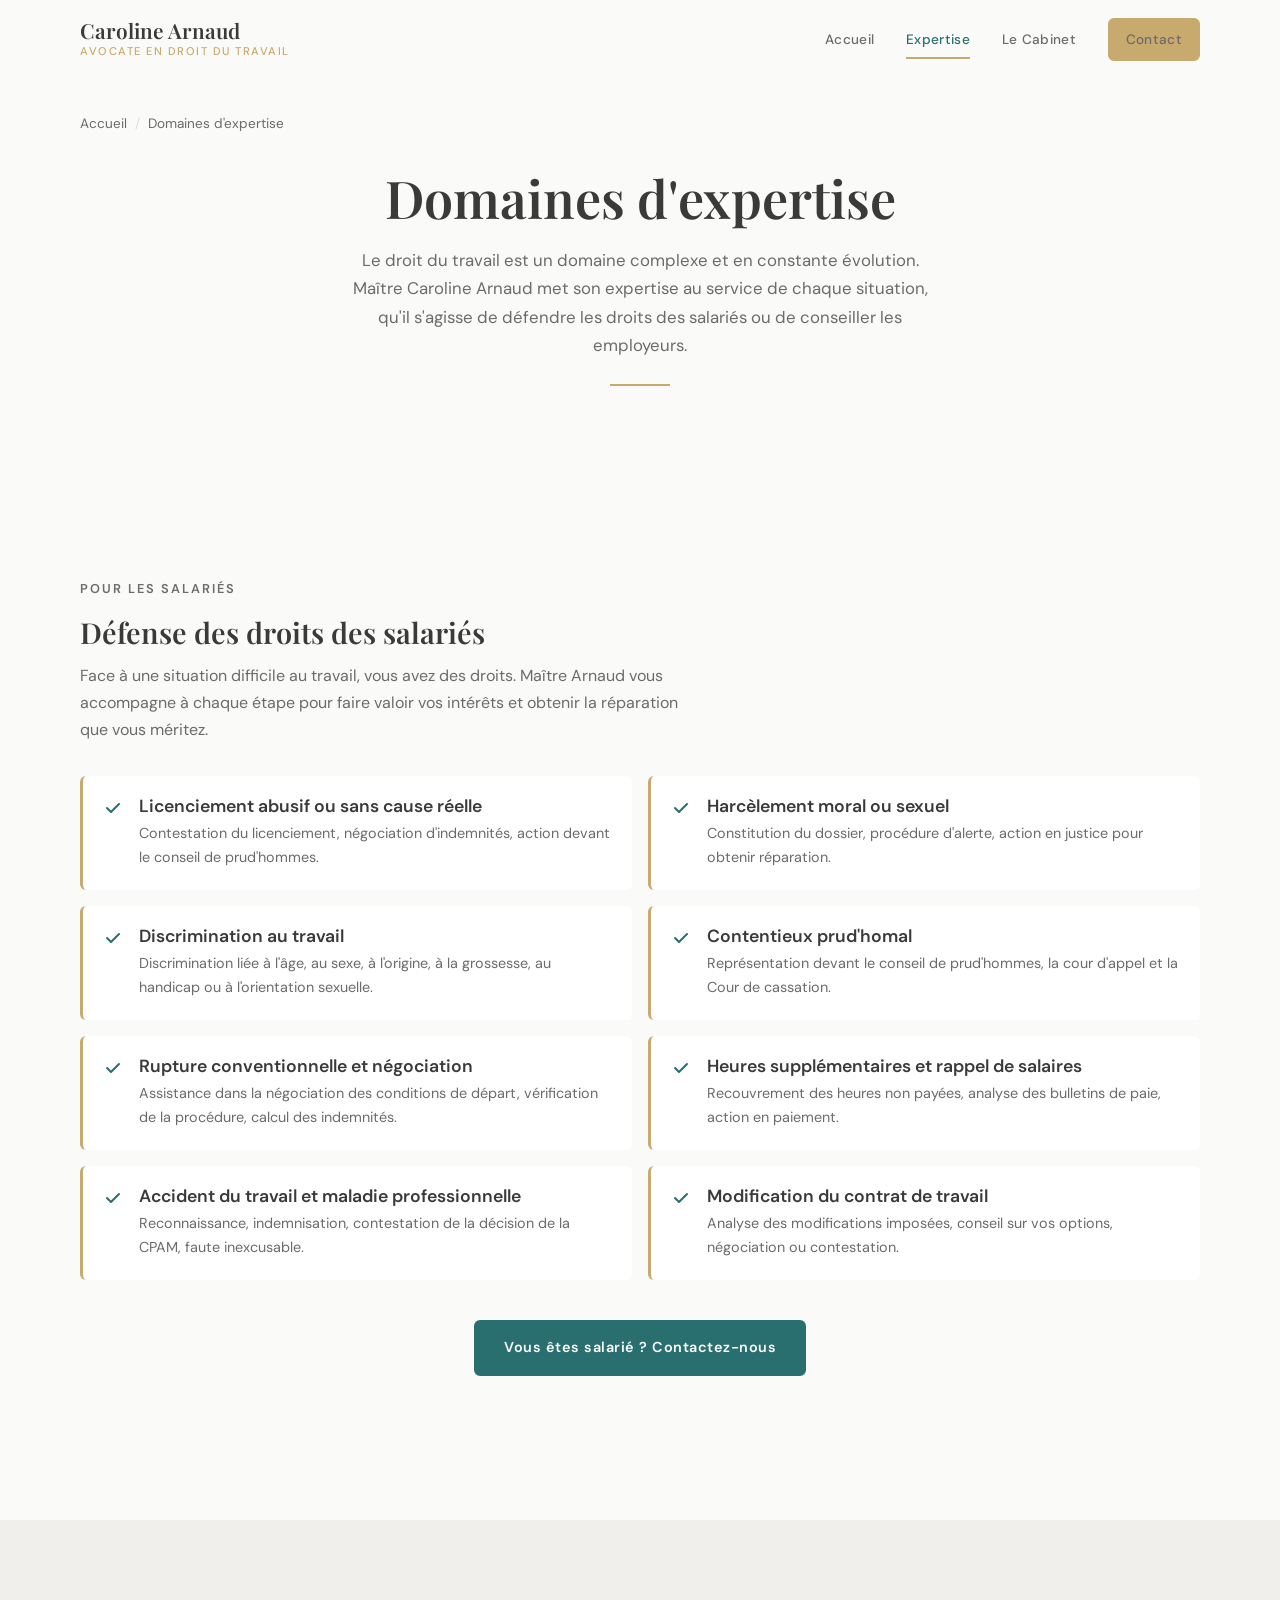
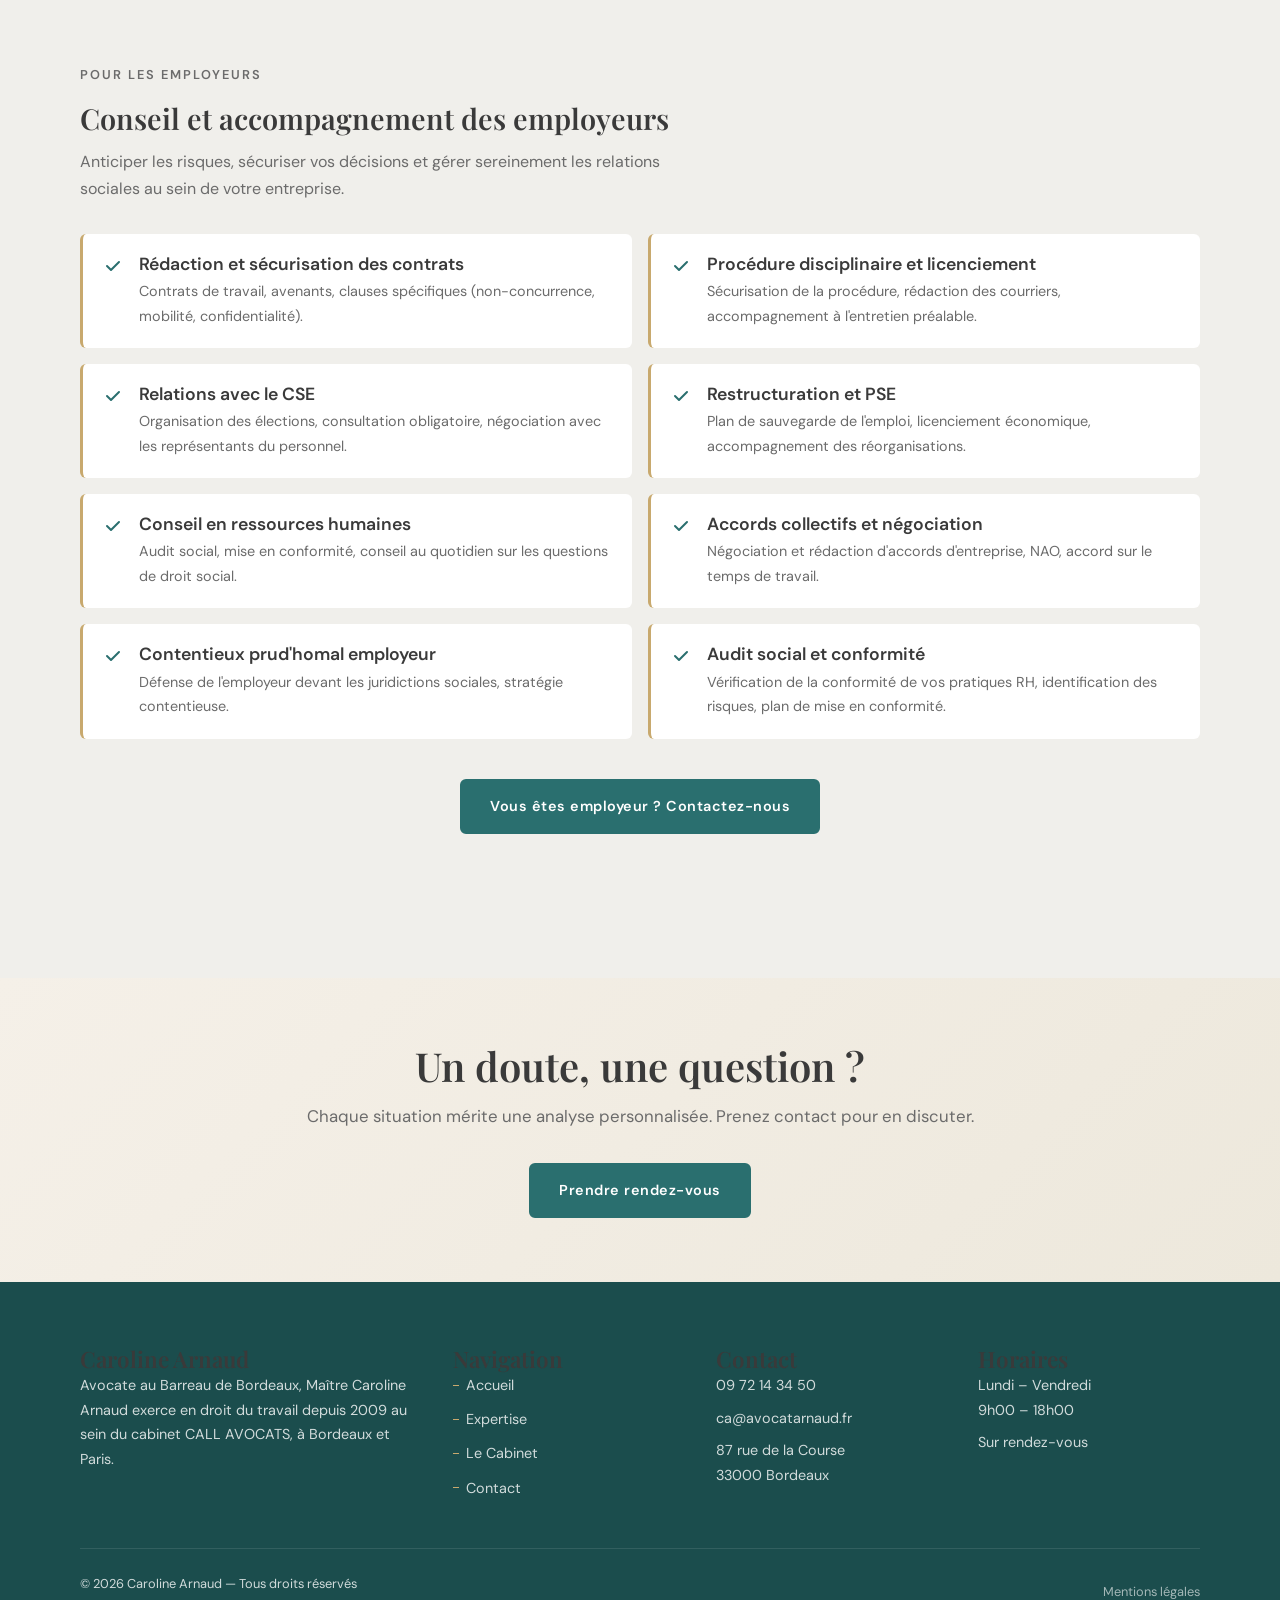
<file: expertise.html>
<!DOCTYPE html>
<html lang="fr">
<head>
  <meta charset="UTF-8">
  <meta name="viewport" content="width=device-width, initial-scale=1.0">
  <meta name="description" content="Domaines d'expertise de Maître Caroline Arnaud : droit des salariés, droit des employeurs, contentieux prud'homal, négociation. Bordeaux et Paris.">
  <title>Expertise — Caroline Arnaud | Avocate droit du travail Bordeaux &amp; Paris</title>
  <link rel="canonical" href="https://www.avocatarnaud.fr/expertise.html">
  <meta property="og:type" content="website">
  <meta property="og:title" content="Expertise — Caroline Arnaud | Avocate droit du travail">
  <meta property="og:description" content="Défense des salariés et conseil aux employeurs : licenciement, harcèlement, contrats, CSE, restructuration. Bordeaux et Paris.">
  <meta property="og:url" content="https://www.avocatarnaud.fr/expertise.html">
  <meta property="og:image" content="https://www.avocatarnaud.fr/img/caroline-arnaud.jpg">
  <meta property="og:locale" content="fr_FR">
  <meta property="og:site_name" content="Cabinet CALL AVOCATS — Caroline Arnaud">
  <meta name="twitter:card" content="summary_large_image">
  <meta name="twitter:title" content="Expertise — Caroline Arnaud | Avocate droit du travail">
  <meta name="twitter:description" content="Défense des salariés et conseil aux employeurs : licenciement, harcèlement, contrats, CSE, restructuration.">
  <meta name="twitter:image" content="https://www.avocatarnaud.fr/img/caroline-arnaud.jpg">
  <link rel="icon" type="image/svg+xml" href="favicon.svg">
  <link rel="stylesheet" href="fonts/fonts.css">
  <link rel="stylesheet" href="css/style.css">
  <script type="application/ld+json">
  {
    "@context": "https://schema.org",
    "@graph": [
      {
        "@type": "WebPage",
        "@id": "https://www.avocatarnaud.fr/expertise.html",
        "name": "Domaines d'expertise — Caroline Arnaud",
        "description": "Défense des salariés et conseil aux employeurs en droit du travail à Bordeaux et Paris.",
        "url": "https://www.avocatarnaud.fr/expertise.html",
        "isPartOf": {"@id": "https://www.avocatarnaud.fr/#website"},
        "about": {"@id": "https://www.avocatarnaud.fr/#organization"},
        "inLanguage": "fr-FR"
      },
      {
        "@type": "BreadcrumbList",
        "itemListElement": [
          {"@type": "ListItem", "position": 1, "name": "Accueil", "item": "https://www.avocatarnaud.fr/"},
          {"@type": "ListItem", "position": 2, "name": "Expertise", "item": "https://www.avocatarnaud.fr/expertise.html"}
        ]
      }
    ]
  }
  </script>
</head>
<body>

  <!-- HEADER -->
  <header class="header" id="header">
    <div class="header__inner">
      <a href="index.html" class="header__logo">
        <span class="header__logo-name">Caroline Arnaud</span>
        <span class="header__logo-title">Avocate en droit du travail</span>
      </a>
      <nav class="nav">
        <a href="index.html" class="nav__link">Accueil</a>
        <a href="expertise.html" class="nav__link nav__link--active">Expertise</a>
        <a href="cabinet.html" class="nav__link">Le Cabinet</a>
        <a href="contact.html" class="nav__link nav__cta btn btn--accent btn--small">Contact</a>
      </nav>
      <button class="burger" id="burger" aria-label="Menu">
        <span class="burger__line"></span>
        <span class="burger__line"></span>
        <span class="burger__line"></span>
      </button>
    </div>
  </header>

  <!-- MOBILE NAV -->
  <div class="mobile-nav" id="mobile-nav">
    <a href="index.html" class="mobile-nav__link">Accueil</a>
    <a href="expertise.html" class="mobile-nav__link">Expertise</a>
    <a href="cabinet.html" class="mobile-nav__link">Le Cabinet</a>
    <a href="contact.html" class="mobile-nav__link">Contact</a>
    <div class="mobile-nav__contact">
      <p>09 72 14 34 50</p>
      <a href="mailto:ca@avocatarnaud.fr">ca@avocatarnaud.fr</a>
    </div>
  </div>

  <!-- BREADCRUMB -->
  <div class="breadcrumb">
    <div class="container">
      <div class="breadcrumb__inner">
        <a href="index.html" class="breadcrumb__link">Accueil</a>
        <span class="breadcrumb__sep">/</span>
        <span>Domaines d'expertise</span>
      </div>
    </div>
  </div>

  <!-- PAGE HEADER -->
  <div class="page-header">
    <div class="container">
      <h1>Domaines d'expertise</h1>
      <p>Le droit du travail est un domaine complexe et en constante évolution. Maître Caroline Arnaud met son expertise au service de chaque situation, qu'il s'agisse de défendre les droits des salariés ou de conseiller les employeurs.</p>
    </div>
  </div>

  <!-- SALARIES -->
  <section class="section" id="salaries">
    <div class="container">
      <div class="expertise-section">
        <div class="expertise-section__header">
          <p class="label">Pour les salariés</p>
          <h2>Défense des droits des salariés</h2>
          <p>Face à une situation difficile au travail, vous avez des droits. Maître Arnaud vous accompagne à chaque étape pour faire valoir vos intérêts et obtenir la réparation que vous méritez.</p>
        </div>
        <div class="expertise-list">

          <div class="expertise-item animate">
            <div class="expertise-item__icon">
              <svg viewBox="0 0 20 20" fill="currentColor"><path fill-rule="evenodd" d="M16.707 5.293a1 1 0 010 1.414l-8 8a1 1 0 01-1.414 0l-4-4a1 1 0 011.414-1.414L8 12.586l7.293-7.293a1 1 0 011.414 0z" clip-rule="evenodd"/></svg>
            </div>
            <div class="expertise-item__text">
              <h3>Licenciement abusif ou sans cause réelle</h3>
              <p>Contestation du licenciement, négociation d'indemnités, action devant le conseil de prud'hommes.</p>
            </div>
          </div>

          <div class="expertise-item animate">
            <div class="expertise-item__icon">
              <svg viewBox="0 0 20 20" fill="currentColor"><path fill-rule="evenodd" d="M16.707 5.293a1 1 0 010 1.414l-8 8a1 1 0 01-1.414 0l-4-4a1 1 0 011.414-1.414L8 12.586l7.293-7.293a1 1 0 011.414 0z" clip-rule="evenodd"/></svg>
            </div>
            <div class="expertise-item__text">
              <h3>Harcèlement moral ou sexuel</h3>
              <p>Constitution du dossier, procédure d'alerte, action en justice pour obtenir réparation.</p>
            </div>
          </div>

          <div class="expertise-item animate">
            <div class="expertise-item__icon">
              <svg viewBox="0 0 20 20" fill="currentColor"><path fill-rule="evenodd" d="M16.707 5.293a1 1 0 010 1.414l-8 8a1 1 0 01-1.414 0l-4-4a1 1 0 011.414-1.414L8 12.586l7.293-7.293a1 1 0 011.414 0z" clip-rule="evenodd"/></svg>
            </div>
            <div class="expertise-item__text">
              <h3>Discrimination au travail</h3>
              <p>Discrimination liée à l'âge, au sexe, à l'origine, à la grossesse, au handicap ou à l'orientation sexuelle.</p>
            </div>
          </div>

          <div class="expertise-item animate">
            <div class="expertise-item__icon">
              <svg viewBox="0 0 20 20" fill="currentColor"><path fill-rule="evenodd" d="M16.707 5.293a1 1 0 010 1.414l-8 8a1 1 0 01-1.414 0l-4-4a1 1 0 011.414-1.414L8 12.586l7.293-7.293a1 1 0 011.414 0z" clip-rule="evenodd"/></svg>
            </div>
            <div class="expertise-item__text">
              <h3>Contentieux prud'homal</h3>
              <p>Représentation devant le conseil de prud'hommes, la cour d'appel et la Cour de cassation.</p>
            </div>
          </div>

          <div class="expertise-item animate">
            <div class="expertise-item__icon">
              <svg viewBox="0 0 20 20" fill="currentColor"><path fill-rule="evenodd" d="M16.707 5.293a1 1 0 010 1.414l-8 8a1 1 0 01-1.414 0l-4-4a1 1 0 011.414-1.414L8 12.586l7.293-7.293a1 1 0 011.414 0z" clip-rule="evenodd"/></svg>
            </div>
            <div class="expertise-item__text">
              <h3>Rupture conventionnelle et négociation</h3>
              <p>Assistance dans la négociation des conditions de départ, vérification de la procédure, calcul des indemnités.</p>
            </div>
          </div>

          <div class="expertise-item animate">
            <div class="expertise-item__icon">
              <svg viewBox="0 0 20 20" fill="currentColor"><path fill-rule="evenodd" d="M16.707 5.293a1 1 0 010 1.414l-8 8a1 1 0 01-1.414 0l-4-4a1 1 0 011.414-1.414L8 12.586l7.293-7.293a1 1 0 011.414 0z" clip-rule="evenodd"/></svg>
            </div>
            <div class="expertise-item__text">
              <h3>Heures supplémentaires et rappel de salaires</h3>
              <p>Recouvrement des heures non payées, analyse des bulletins de paie, action en paiement.</p>
            </div>
          </div>

          <div class="expertise-item animate">
            <div class="expertise-item__icon">
              <svg viewBox="0 0 20 20" fill="currentColor"><path fill-rule="evenodd" d="M16.707 5.293a1 1 0 010 1.414l-8 8a1 1 0 01-1.414 0l-4-4a1 1 0 011.414-1.414L8 12.586l7.293-7.293a1 1 0 011.414 0z" clip-rule="evenodd"/></svg>
            </div>
            <div class="expertise-item__text">
              <h3>Accident du travail et maladie professionnelle</h3>
              <p>Reconnaissance, indemnisation, contestation de la décision de la CPAM, faute inexcusable.</p>
            </div>
          </div>

          <div class="expertise-item animate">
            <div class="expertise-item__icon">
              <svg viewBox="0 0 20 20" fill="currentColor"><path fill-rule="evenodd" d="M16.707 5.293a1 1 0 010 1.414l-8 8a1 1 0 01-1.414 0l-4-4a1 1 0 011.414-1.414L8 12.586l7.293-7.293a1 1 0 011.414 0z" clip-rule="evenodd"/></svg>
            </div>
            <div class="expertise-item__text">
              <h3>Modification du contrat de travail</h3>
              <p>Analyse des modifications imposées, conseil sur vos options, négociation ou contestation.</p>
            </div>
          </div>

        </div>
        <div style="margin-top: 2.5rem; text-align: center;">
          <a href="contact.html" class="btn btn--primary">Vous êtes salarié ? Contactez-nous</a>
        </div>
      </div>
    </div>
  </section>

  <!-- EMPLOYEURS -->
  <section class="section section--alt" id="employeurs">
    <div class="container">
      <div class="expertise-section">
        <div class="expertise-section__header">
          <p class="label">Pour les employeurs</p>
          <h2>Conseil et accompagnement des employeurs</h2>
          <p>Anticiper les risques, sécuriser vos décisions et gérer sereinement les relations sociales au sein de votre entreprise.</p>
        </div>
        <div class="expertise-list">

          <div class="expertise-item animate">
            <div class="expertise-item__icon">
              <svg viewBox="0 0 20 20" fill="currentColor"><path fill-rule="evenodd" d="M16.707 5.293a1 1 0 010 1.414l-8 8a1 1 0 01-1.414 0l-4-4a1 1 0 011.414-1.414L8 12.586l7.293-7.293a1 1 0 011.414 0z" clip-rule="evenodd"/></svg>
            </div>
            <div class="expertise-item__text">
              <h3>Rédaction et sécurisation des contrats</h3>
              <p>Contrats de travail, avenants, clauses spécifiques (non-concurrence, mobilité, confidentialité).</p>
            </div>
          </div>

          <div class="expertise-item animate">
            <div class="expertise-item__icon">
              <svg viewBox="0 0 20 20" fill="currentColor"><path fill-rule="evenodd" d="M16.707 5.293a1 1 0 010 1.414l-8 8a1 1 0 01-1.414 0l-4-4a1 1 0 011.414-1.414L8 12.586l7.293-7.293a1 1 0 011.414 0z" clip-rule="evenodd"/></svg>
            </div>
            <div class="expertise-item__text">
              <h3>Procédure disciplinaire et licenciement</h3>
              <p>Sécurisation de la procédure, rédaction des courriers, accompagnement à l'entretien préalable.</p>
            </div>
          </div>

          <div class="expertise-item animate">
            <div class="expertise-item__icon">
              <svg viewBox="0 0 20 20" fill="currentColor"><path fill-rule="evenodd" d="M16.707 5.293a1 1 0 010 1.414l-8 8a1 1 0 01-1.414 0l-4-4a1 1 0 011.414-1.414L8 12.586l7.293-7.293a1 1 0 011.414 0z" clip-rule="evenodd"/></svg>
            </div>
            <div class="expertise-item__text">
              <h3>Relations avec le CSE</h3>
              <p>Organisation des élections, consultation obligatoire, négociation avec les représentants du personnel.</p>
            </div>
          </div>

          <div class="expertise-item animate">
            <div class="expertise-item__icon">
              <svg viewBox="0 0 20 20" fill="currentColor"><path fill-rule="evenodd" d="M16.707 5.293a1 1 0 010 1.414l-8 8a1 1 0 01-1.414 0l-4-4a1 1 0 011.414-1.414L8 12.586l7.293-7.293a1 1 0 011.414 0z" clip-rule="evenodd"/></svg>
            </div>
            <div class="expertise-item__text">
              <h3>Restructuration et PSE</h3>
              <p>Plan de sauvegarde de l'emploi, licenciement économique, accompagnement des réorganisations.</p>
            </div>
          </div>

          <div class="expertise-item animate">
            <div class="expertise-item__icon">
              <svg viewBox="0 0 20 20" fill="currentColor"><path fill-rule="evenodd" d="M16.707 5.293a1 1 0 010 1.414l-8 8a1 1 0 01-1.414 0l-4-4a1 1 0 011.414-1.414L8 12.586l7.293-7.293a1 1 0 011.414 0z" clip-rule="evenodd"/></svg>
            </div>
            <div class="expertise-item__text">
              <h3>Conseil en ressources humaines</h3>
              <p>Audit social, mise en conformité, conseil au quotidien sur les questions de droit social.</p>
            </div>
          </div>

          <div class="expertise-item animate">
            <div class="expertise-item__icon">
              <svg viewBox="0 0 20 20" fill="currentColor"><path fill-rule="evenodd" d="M16.707 5.293a1 1 0 010 1.414l-8 8a1 1 0 01-1.414 0l-4-4a1 1 0 011.414-1.414L8 12.586l7.293-7.293a1 1 0 011.414 0z" clip-rule="evenodd"/></svg>
            </div>
            <div class="expertise-item__text">
              <h3>Accords collectifs et négociation</h3>
              <p>Négociation et rédaction d'accords d'entreprise, NAO, accord sur le temps de travail.</p>
            </div>
          </div>

          <div class="expertise-item animate">
            <div class="expertise-item__icon">
              <svg viewBox="0 0 20 20" fill="currentColor"><path fill-rule="evenodd" d="M16.707 5.293a1 1 0 010 1.414l-8 8a1 1 0 01-1.414 0l-4-4a1 1 0 011.414-1.414L8 12.586l7.293-7.293a1 1 0 011.414 0z" clip-rule="evenodd"/></svg>
            </div>
            <div class="expertise-item__text">
              <h3>Contentieux prud'homal employeur</h3>
              <p>Défense de l'employeur devant les juridictions sociales, stratégie contentieuse.</p>
            </div>
          </div>

          <div class="expertise-item animate">
            <div class="expertise-item__icon">
              <svg viewBox="0 0 20 20" fill="currentColor"><path fill-rule="evenodd" d="M16.707 5.293a1 1 0 010 1.414l-8 8a1 1 0 01-1.414 0l-4-4a1 1 0 011.414-1.414L8 12.586l7.293-7.293a1 1 0 011.414 0z" clip-rule="evenodd"/></svg>
            </div>
            <div class="expertise-item__text">
              <h3>Audit social et conformité</h3>
              <p>Vérification de la conformité de vos pratiques RH, identification des risques, plan de mise en conformité.</p>
            </div>
          </div>

        </div>
        <div style="margin-top: 2.5rem; text-align: center;">
          <a href="contact.html" class="btn btn--primary">Vous êtes employeur ? Contactez-nous</a>
        </div>
      </div>
    </div>
  </section>

  <!-- CTA BANNER -->
  <section class="cta-banner">
    <div class="container">
      <h2>Un doute, une question ?</h2>
      <p>Chaque situation mérite une analyse personnalisée. Prenez contact pour en discuter.</p>
      <a href="contact.html" class="btn btn--primary">Prendre rendez-vous</a>
    </div>
  </section>

  <!-- FOOTER -->
  <footer class="footer">
    <div class="container">
      <div class="footer__grid">
        <div class="footer__col">
          <h3>Caroline Arnaud</h3>
          <p>Avocate au Barreau de Bordeaux, Maître Caroline Arnaud exerce en droit du travail depuis 2009 au sein du cabinet CALL AVOCATS, à Bordeaux et Paris.</p>
        </div>
        <div class="footer__col">
          <h3>Navigation</h3>
          <div class="footer__links">
            <a href="index.html">Accueil</a>
            <a href="expertise.html">Expertise</a>
            <a href="cabinet.html">Le Cabinet</a>
            <a href="contact.html">Contact</a>
          </div>
        </div>
        <div class="footer__col">
          <h3>Contact</h3>
          <p><a href="tel:0972143450">09 72 14 34 50</a></p>
          <p><a href="mailto:ca@avocatarnaud.fr">ca@avocatarnaud.fr</a></p>
          <p>87 rue de la Course<br>33000 Bordeaux</p>
        </div>
        <div class="footer__col">
          <h3>Horaires</h3>
          <p>Lundi &ndash; Vendredi<br>9h00 &ndash; 18h00</p>
          <p>Sur rendez-vous</p>
        </div>
      </div>
      <div class="footer__bottom">
        <p>&copy; 2026 Caroline Arnaud &mdash; Tous droits réservés</p>
        <a href="mentions-legales.html">Mentions légales</a>
      </div>
    </div>
  </footer>

  <!-- MOBILE CTA -->
  <a href="tel:0972143450" class="mobile-cta" aria-label="Appeler">
    <svg viewBox="0 0 24 24" fill="none" stroke="currentColor" stroke-width="2" stroke-linecap="round" stroke-linejoin="round"><path d="M22 16.92v3a2 2 0 01-2.18 2 19.79 19.79 0 01-8.63-3.07 19.5 19.5 0 01-6-6 19.79 19.79 0 01-3.07-8.67A2 2 0 014.11 2h3a2 2 0 012 1.72c.127.96.361 1.903.7 2.81a2 2 0 01-.45 2.11L8.09 9.91a16 16 0 006 6l1.27-1.27a2 2 0 012.11-.45c.907.339 1.85.573 2.81.7A2 2 0 0122 16.92z"/></svg>
    Appeler
  </a>

  <script src="js/main.js"></script>
</body>
</html>
</file>
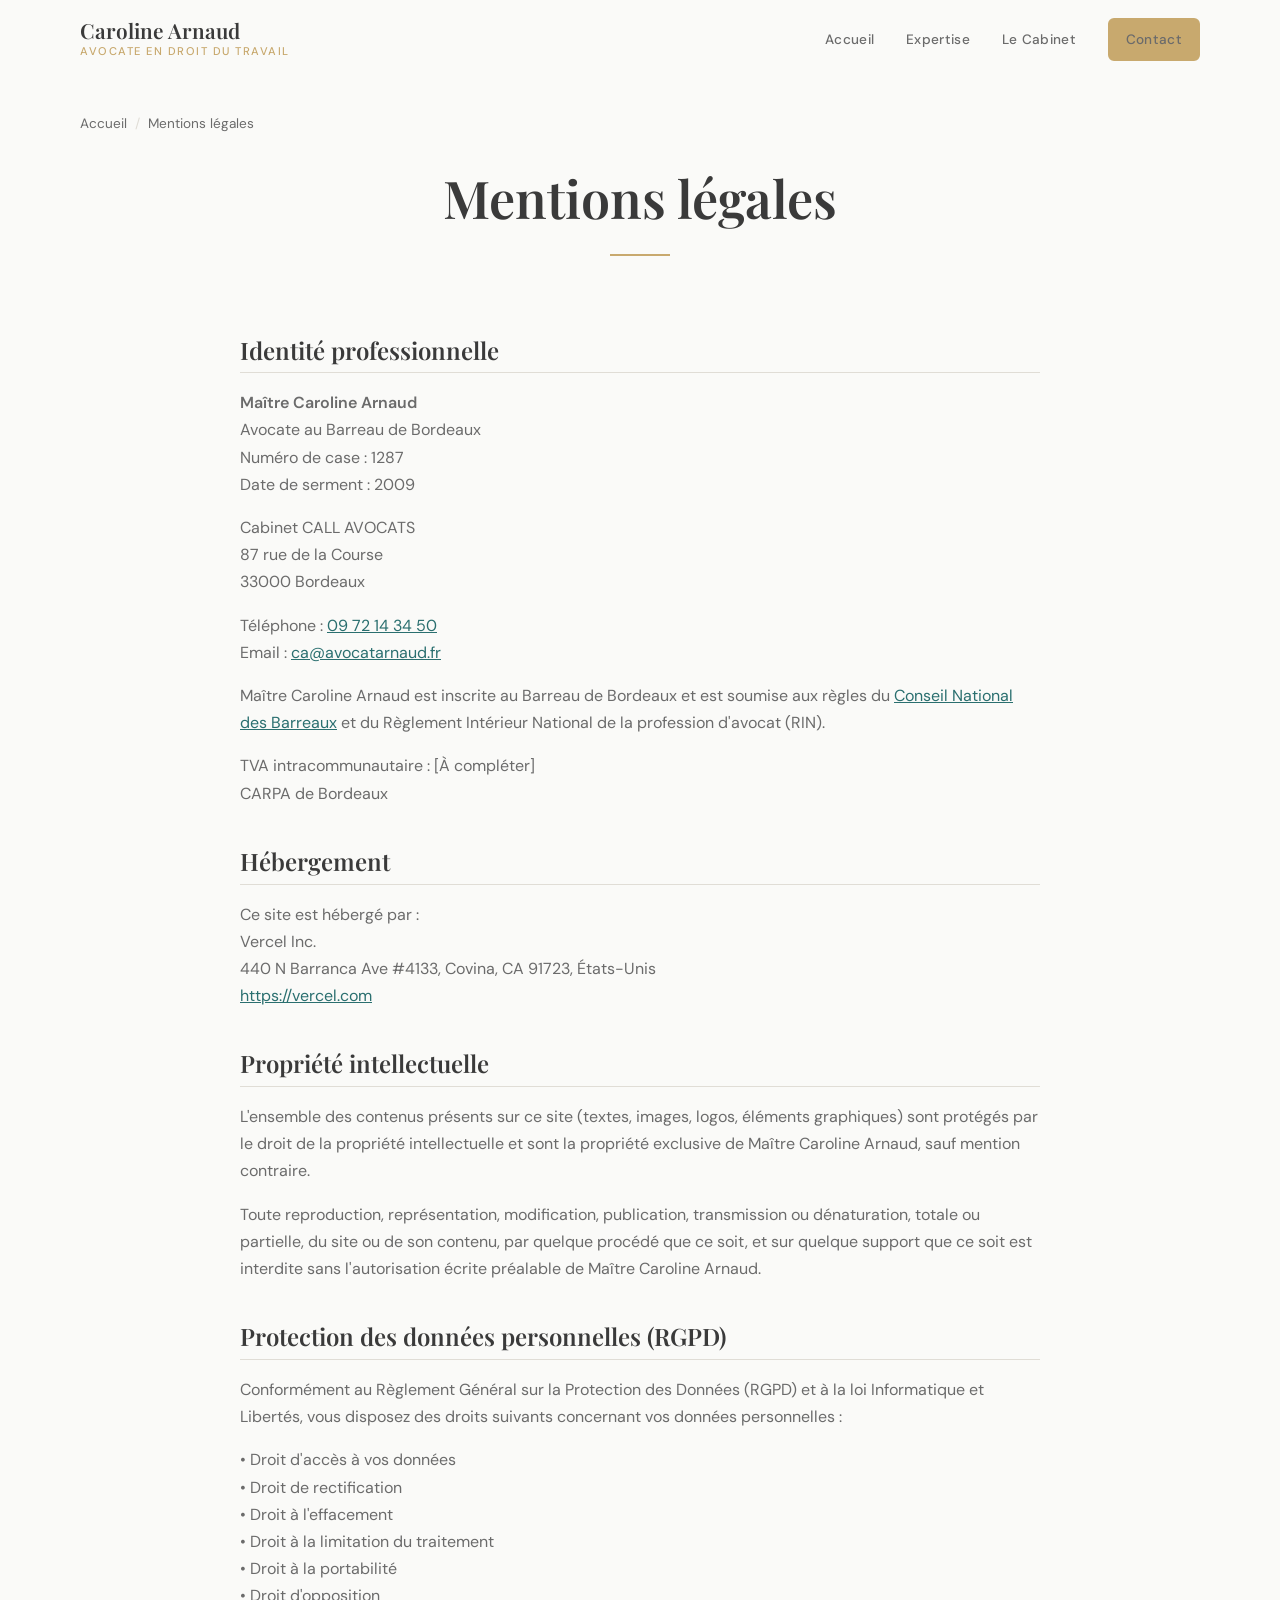
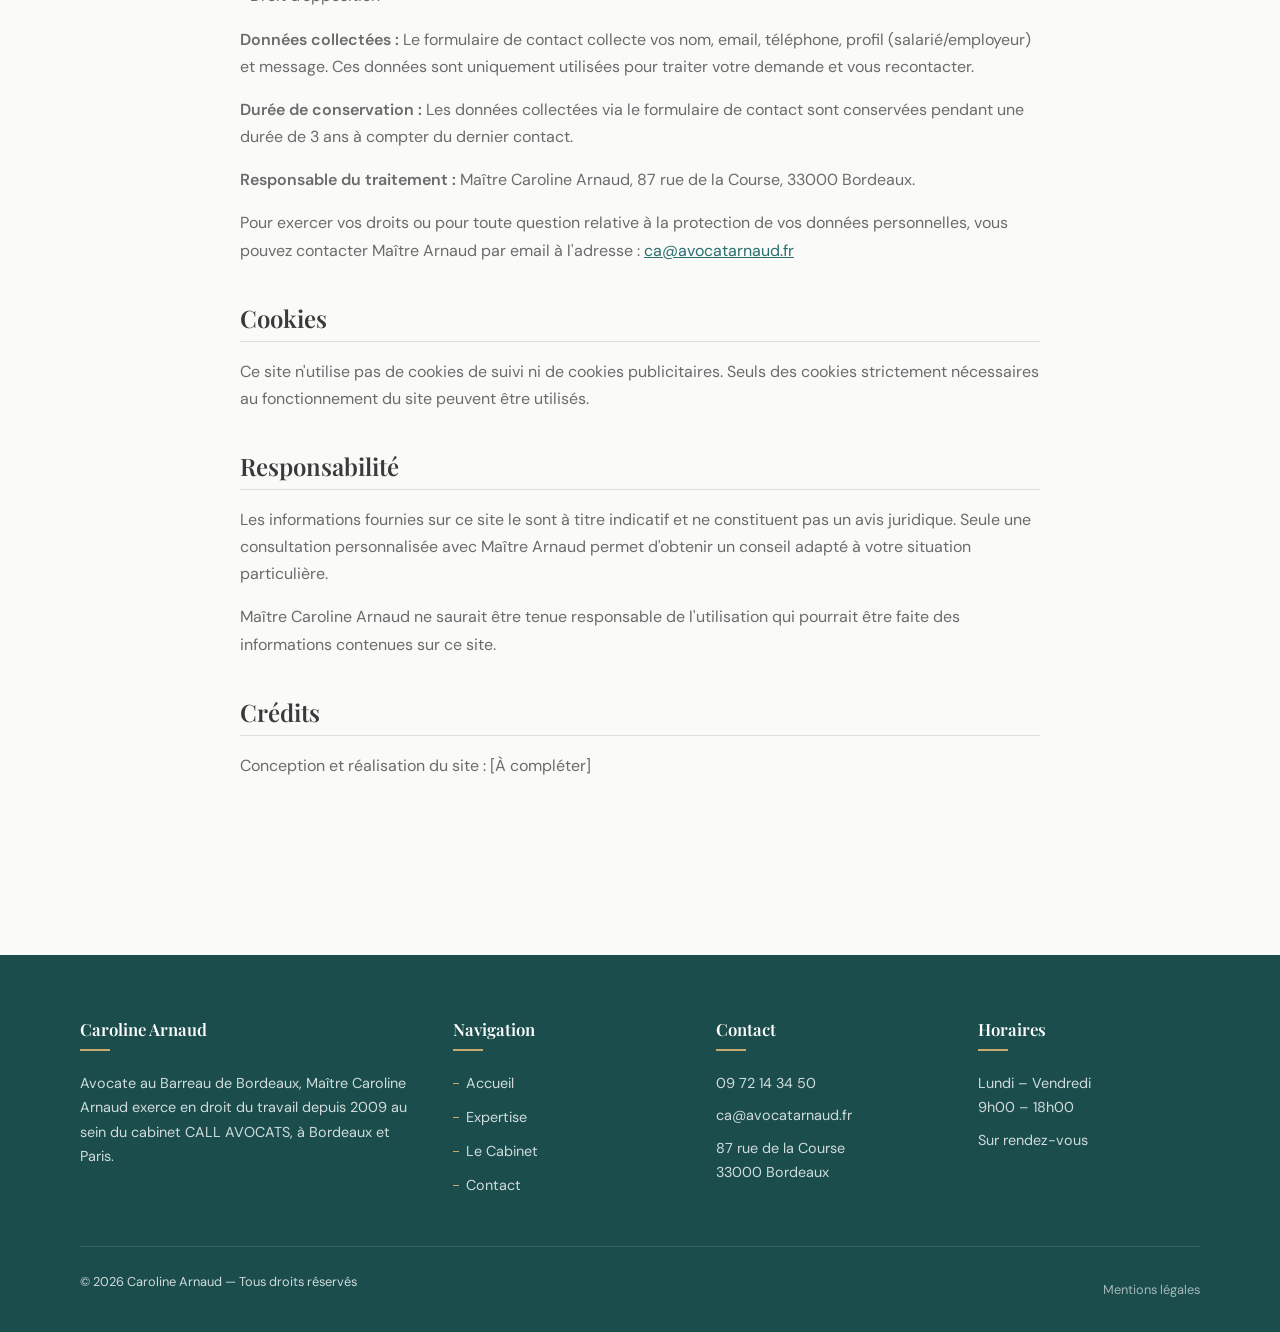
<file: mentions-legales.html>
<!DOCTYPE html>
<html lang="fr">
<head>
  <meta charset="UTF-8">
  <meta name="viewport" content="width=device-width, initial-scale=1.0">
  <meta name="description" content="Mentions légales du site de Maître Caroline Arnaud, avocate en droit du travail à Bordeaux.">
  <meta name="robots" content="noindex, follow">
  <title>Mentions légales — Caroline Arnaud | Avocate droit du travail Bordeaux</title>
  <link rel="canonical" href="https://www.avocatarnaud.fr/mentions-legales.html">
  <link rel="icon" type="image/svg+xml" href="favicon.svg">
  <link rel="stylesheet" href="fonts/fonts.css">
  <link rel="stylesheet" href="css/style.css">
</head>
<body>

  <!-- HEADER -->
  <header class="header" id="header">
    <div class="header__inner">
      <a href="index.html" class="header__logo">
        <span class="header__logo-name">Caroline Arnaud</span>
        <span class="header__logo-title">Avocate en droit du travail</span>
      </a>
      <nav class="nav">
        <a href="index.html" class="nav__link">Accueil</a>
        <a href="expertise.html" class="nav__link">Expertise</a>
        <a href="cabinet.html" class="nav__link">Le Cabinet</a>
        <a href="contact.html" class="nav__link nav__cta btn btn--accent btn--small">Contact</a>
      </nav>
      <button class="burger" id="burger" aria-label="Menu">
        <span class="burger__line"></span>
        <span class="burger__line"></span>
        <span class="burger__line"></span>
      </button>
    </div>
  </header>

  <!-- MOBILE NAV -->
  <div class="mobile-nav" id="mobile-nav">
    <a href="index.html" class="mobile-nav__link">Accueil</a>
    <a href="expertise.html" class="mobile-nav__link">Expertise</a>
    <a href="cabinet.html" class="mobile-nav__link">Le Cabinet</a>
    <a href="contact.html" class="mobile-nav__link">Contact</a>
    <div class="mobile-nav__contact">
      <p>09 72 14 34 50</p>
      <a href="mailto:ca@avocatarnaud.fr">ca@avocatarnaud.fr</a>
    </div>
  </div>

  <!-- BREADCRUMB -->
  <div class="breadcrumb">
    <div class="container">
      <div class="breadcrumb__inner">
        <a href="index.html" class="breadcrumb__link">Accueil</a>
        <span class="breadcrumb__sep">/</span>
        <span>Mentions légales</span>
      </div>
    </div>
  </div>

  <!-- PAGE HEADER -->
  <div class="page-header">
    <div class="container">
      <h1>Mentions légales</h1>
    </div>
  </div>

  <!-- CONTENT -->
  <section class="section" style="padding-top: 0;">
    <div class="container">
      <div class="legal-content">

        <h2>Identité professionnelle</h2>
        <p><strong>Maître Caroline Arnaud</strong><br>
        Avocate au Barreau de Bordeaux<br>
        Numéro de case : 1287<br>
        Date de serment : 2009</p>
        <p>Cabinet CALL AVOCATS<br>
        87 rue de la Course<br>
        33000 Bordeaux</p>
        <p>Téléphone : <a href="tel:0972143450">09 72 14 34 50</a><br>
        Email : <a href="mailto:ca@avocatarnaud.fr">ca@avocatarnaud.fr</a></p>
        <p>Maître Caroline Arnaud est inscrite au Barreau de Bordeaux et est soumise aux règles du <a href="https://www.cnb.avocat.fr" target="_blank" rel="noopener">Conseil National des Barreaux</a> et du Règlement Intérieur National de la profession d'avocat (RIN).</p>
        <p>TVA intracommunautaire : [À compléter]<br>
        CARPA de Bordeaux</p>

        <h2>Hébergement</h2>
        <p>Ce site est hébergé par :<br>
        Vercel Inc.<br>
        440 N Barranca Ave #4133, Covina, CA 91723, États-Unis<br>
        <a href="https://vercel.com" target="_blank" rel="noopener">https://vercel.com</a></p>

        <h2>Propriété intellectuelle</h2>
        <p>L'ensemble des contenus présents sur ce site (textes, images, logos, éléments graphiques) sont protégés par le droit de la propriété intellectuelle et sont la propriété exclusive de Maître Caroline Arnaud, sauf mention contraire.</p>
        <p>Toute reproduction, représentation, modification, publication, transmission ou dénaturation, totale ou partielle, du site ou de son contenu, par quelque procédé que ce soit, et sur quelque support que ce soit est interdite sans l'autorisation écrite préalable de Maître Caroline Arnaud.</p>

        <h2>Protection des données personnelles (RGPD)</h2>
        <p>Conformément au Règlement Général sur la Protection des Données (RGPD) et à la loi Informatique et Libertés, vous disposez des droits suivants concernant vos données personnelles :</p>
        <p>&bull; Droit d'accès à vos données<br>
        &bull; Droit de rectification<br>
        &bull; Droit à l'effacement<br>
        &bull; Droit à la limitation du traitement<br>
        &bull; Droit à la portabilité<br>
        &bull; Droit d'opposition</p>

        <p><strong>Données collectées :</strong> Le formulaire de contact collecte vos nom, email, téléphone, profil (salarié/employeur) et message. Ces données sont uniquement utilisées pour traiter votre demande et vous recontacter.</p>

        <p><strong>Durée de conservation :</strong> Les données collectées via le formulaire de contact sont conservées pendant une durée de 3 ans à compter du dernier contact.</p>

        <p><strong>Responsable du traitement :</strong> Maître Caroline Arnaud, 87 rue de la Course, 33000 Bordeaux.</p>

        <p>Pour exercer vos droits ou pour toute question relative à la protection de vos données personnelles, vous pouvez contacter Maître Arnaud par email à l'adresse : <a href="mailto:ca@avocatarnaud.fr">ca@avocatarnaud.fr</a></p>

        <h2>Cookies</h2>
        <p>Ce site n'utilise pas de cookies de suivi ni de cookies publicitaires. Seuls des cookies strictement nécessaires au fonctionnement du site peuvent être utilisés.</p>

        <h2>Responsabilité</h2>
        <p>Les informations fournies sur ce site le sont à titre indicatif et ne constituent pas un avis juridique. Seule une consultation personnalisée avec Maître Arnaud permet d'obtenir un conseil adapté à votre situation particulière.</p>
        <p>Maître Caroline Arnaud ne saurait être tenue responsable de l'utilisation qui pourrait être faite des informations contenues sur ce site.</p>

        <h2>Crédits</h2>
        <p>Conception et réalisation du site : [À compléter]</p>

      </div>
    </div>
  </section>

  <!-- FOOTER -->
  <footer class="footer">
    <div class="container">
      <div class="footer__grid">
        <div class="footer__col">
          <h4>Caroline Arnaud</h4>
          <p>Avocate au Barreau de Bordeaux, Maître Caroline Arnaud exerce en droit du travail depuis 2009 au sein du cabinet CALL AVOCATS, à Bordeaux et Paris.</p>
        </div>
        <div class="footer__col">
          <h4>Navigation</h4>
          <div class="footer__links">
            <a href="index.html">Accueil</a>
            <a href="expertise.html">Expertise</a>
            <a href="cabinet.html">Le Cabinet</a>
            <a href="contact.html">Contact</a>
          </div>
        </div>
        <div class="footer__col">
          <h4>Contact</h4>
          <p><a href="tel:0972143450">09 72 14 34 50</a></p>
          <p><a href="mailto:ca@avocatarnaud.fr">ca@avocatarnaud.fr</a></p>
          <p>87 rue de la Course<br>33000 Bordeaux</p>
        </div>
        <div class="footer__col">
          <h4>Horaires</h4>
          <p>Lundi &ndash; Vendredi<br>9h00 &ndash; 18h00</p>
          <p>Sur rendez-vous</p>
        </div>
      </div>
      <div class="footer__bottom">
        <p>&copy; 2026 Caroline Arnaud &mdash; Tous droits réservés</p>
        <a href="mentions-legales.html">Mentions légales</a>
      </div>
    </div>
  </footer>

  <!-- MOBILE CTA -->
  <a href="tel:0972143450" class="mobile-cta" aria-label="Appeler">
    <svg viewBox="0 0 24 24" fill="none" stroke="currentColor" stroke-width="2" stroke-linecap="round" stroke-linejoin="round"><path d="M22 16.92v3a2 2 0 01-2.18 2 19.79 19.79 0 01-8.63-3.07 19.5 19.5 0 01-6-6 19.79 19.79 0 01-3.07-8.67A2 2 0 014.11 2h3a2 2 0 012 1.72c.127.96.361 1.903.7 2.81a2 2 0 01-.45 2.11L8.09 9.91a16 16 0 006 6l1.27-1.27a2 2 0 012.11-.45c.907.339 1.85.573 2.81.7A2 2 0 0122 16.92z"/></svg>
    Appeler
  </a>

  <script src="js/main.js"></script>
</body>
</html>
</file>
<file: fonts/fonts.css>
/* DM Sans - Self-hosted from Google Fonts */

/* DM Sans 400 - latin-ext */
@font-face {
  font-family: 'DM Sans';
  font-style: normal;
  font-weight: 400;
  font-display: swap;
  src: url('dm-sans-latin-ext.woff2') format('woff2');
  unicode-range: U+0100-02BA, U+02BD-02C5, U+02C7-02CC, U+02CE-02D7, U+02DD-02FF, U+0304, U+0308, U+0329, U+1D00-1DBF, U+1E00-1E9F, U+1EF2-1EFF, U+2020, U+20A0-20AB, U+20AD-20C0, U+2113, U+2C60-2C7F, U+A720-A7FF;
}

/* DM Sans 400 - latin */
@font-face {
  font-family: 'DM Sans';
  font-style: normal;
  font-weight: 400;
  font-display: swap;
  src: url('dm-sans-latin.woff2') format('woff2');
  unicode-range: U+0000-00FF, U+0131, U+0152-0153, U+02BB-02BC, U+02C6, U+02DA, U+02DC, U+0304, U+0308, U+0329, U+2000-206F, U+20AC, U+2122, U+2191, U+2193, U+2212, U+2215, U+FEFF, U+FFFD;
}

/* DM Sans 500 - latin-ext */
@font-face {
  font-family: 'DM Sans';
  font-style: normal;
  font-weight: 500;
  font-display: swap;
  src: url('dm-sans-latin-ext.woff2') format('woff2');
  unicode-range: U+0100-02BA, U+02BD-02C5, U+02C7-02CC, U+02CE-02D7, U+02DD-02FF, U+0304, U+0308, U+0329, U+1D00-1DBF, U+1E00-1E9F, U+1EF2-1EFF, U+2020, U+20A0-20AB, U+20AD-20C0, U+2113, U+2C60-2C7F, U+A720-A7FF;
}

/* DM Sans 500 - latin */
@font-face {
  font-family: 'DM Sans';
  font-style: normal;
  font-weight: 500;
  font-display: swap;
  src: url('dm-sans-latin.woff2') format('woff2');
  unicode-range: U+0000-00FF, U+0131, U+0152-0153, U+02BB-02BC, U+02C6, U+02DA, U+02DC, U+0304, U+0308, U+0329, U+2000-206F, U+20AC, U+2122, U+2191, U+2193, U+2212, U+2215, U+FEFF, U+FFFD;
}

/* DM Sans 600 - latin-ext */
@font-face {
  font-family: 'DM Sans';
  font-style: normal;
  font-weight: 600;
  font-display: swap;
  src: url('dm-sans-latin-ext.woff2') format('woff2');
  unicode-range: U+0100-02BA, U+02BD-02C5, U+02C7-02CC, U+02CE-02D7, U+02DD-02FF, U+0304, U+0308, U+0329, U+1D00-1DBF, U+1E00-1E9F, U+1EF2-1EFF, U+2020, U+20A0-20AB, U+20AD-20C0, U+2113, U+2C60-2C7F, U+A720-A7FF;
}

/* DM Sans 600 - latin */
@font-face {
  font-family: 'DM Sans';
  font-style: normal;
  font-weight: 600;
  font-display: swap;
  src: url('dm-sans-latin.woff2') format('woff2');
  unicode-range: U+0000-00FF, U+0131, U+0152-0153, U+02BB-02BC, U+02C6, U+02DA, U+02DC, U+0304, U+0308, U+0329, U+2000-206F, U+20AC, U+2122, U+2191, U+2193, U+2212, U+2215, U+FEFF, U+FFFD;
}

/* Playfair Display - Self-hosted from Google Fonts */

/* Playfair Display 400 - latin-ext */
@font-face {
  font-family: 'Playfair Display';
  font-style: normal;
  font-weight: 400;
  font-display: swap;
  src: url('playfair-display-latin-ext.woff2') format('woff2');
  unicode-range: U+0100-02BA, U+02BD-02C5, U+02C7-02CC, U+02CE-02D7, U+02DD-02FF, U+0304, U+0308, U+0329, U+1D00-1DBF, U+1E00-1E9F, U+1EF2-1EFF, U+2020, U+20A0-20AB, U+20AD-20C0, U+2113, U+2C60-2C7F, U+A720-A7FF;
}

/* Playfair Display 400 - latin */
@font-face {
  font-family: 'Playfair Display';
  font-style: normal;
  font-weight: 400;
  font-display: swap;
  src: url('playfair-display-latin.woff2') format('woff2');
  unicode-range: U+0000-00FF, U+0131, U+0152-0153, U+02BB-02BC, U+02C6, U+02DA, U+02DC, U+0304, U+0308, U+0329, U+2000-206F, U+20AC, U+2122, U+2191, U+2193, U+2212, U+2215, U+FEFF, U+FFFD;
}

/* Playfair Display 500 - latin-ext */
@font-face {
  font-family: 'Playfair Display';
  font-style: normal;
  font-weight: 500;
  font-display: swap;
  src: url('playfair-display-latin-ext.woff2') format('woff2');
  unicode-range: U+0100-02BA, U+02BD-02C5, U+02C7-02CC, U+02CE-02D7, U+02DD-02FF, U+0304, U+0308, U+0329, U+1D00-1DBF, U+1E00-1E9F, U+1EF2-1EFF, U+2020, U+20A0-20AB, U+20AD-20C0, U+2113, U+2C60-2C7F, U+A720-A7FF;
}

/* Playfair Display 500 - latin */
@font-face {
  font-family: 'Playfair Display';
  font-style: normal;
  font-weight: 500;
  font-display: swap;
  src: url('playfair-display-latin.woff2') format('woff2');
  unicode-range: U+0000-00FF, U+0131, U+0152-0153, U+02BB-02BC, U+02C6, U+02DA, U+02DC, U+0304, U+0308, U+0329, U+2000-206F, U+20AC, U+2122, U+2191, U+2193, U+2212, U+2215, U+FEFF, U+FFFD;
}

/* Playfair Display 600 - latin-ext */
@font-face {
  font-family: 'Playfair Display';
  font-style: normal;
  font-weight: 600;
  font-display: swap;
  src: url('playfair-display-latin-ext.woff2') format('woff2');
  unicode-range: U+0100-02BA, U+02BD-02C5, U+02C7-02CC, U+02CE-02D7, U+02DD-02FF, U+0304, U+0308, U+0329, U+1D00-1DBF, U+1E00-1E9F, U+1EF2-1EFF, U+2020, U+20A0-20AB, U+20AD-20C0, U+2113, U+2C60-2C7F, U+A720-A7FF;
}

/* Playfair Display 600 - latin */
@font-face {
  font-family: 'Playfair Display';
  font-style: normal;
  font-weight: 600;
  font-display: swap;
  src: url('playfair-display-latin.woff2') format('woff2');
  unicode-range: U+0000-00FF, U+0131, U+0152-0153, U+02BB-02BC, U+02C6, U+02DA, U+02DC, U+0304, U+0308, U+0329, U+2000-206F, U+20AC, U+2122, U+2191, U+2193, U+2212, U+2215, U+FEFF, U+FFFD;
}

/* Playfair Display 700 - latin-ext */
@font-face {
  font-family: 'Playfair Display';
  font-style: normal;
  font-weight: 700;
  font-display: swap;
  src: url('playfair-display-latin-ext.woff2') format('woff2');
  unicode-range: U+0100-02BA, U+02BD-02C5, U+02C7-02CC, U+02CE-02D7, U+02DD-02FF, U+0304, U+0308, U+0329, U+1D00-1DBF, U+1E00-1E9F, U+1EF2-1EFF, U+2020, U+20A0-20AB, U+20AD-20C0, U+2113, U+2C60-2C7F, U+A720-A7FF;
}

/* Playfair Display 700 - latin */
@font-face {
  font-family: 'Playfair Display';
  font-style: normal;
  font-weight: 700;
  font-display: swap;
  src: url('playfair-display-latin.woff2') format('woff2');
  unicode-range: U+0000-00FF, U+0131, U+0152-0153, U+02BB-02BC, U+02C6, U+02DA, U+02DC, U+0304, U+0308, U+0329, U+2000-206F, U+20AC, U+2122, U+2191, U+2193, U+2212, U+2215, U+FEFF, U+FFFD;
}
</file>
<file: css/style.css>
/* ============================================================
   CAROLINE ARNAUD — AVOCATE EN DROIT DU TRAVAIL
   Site vitrine — CSS Foundation
   ============================================================ */

/* --- Custom Properties --- */
:root {
  --color-primary: #2A6F6F;
  --color-primary-dark: #1b4d4d;
  --color-primary-light: #3a8f8f;
  --color-accent: #C8A96E;
  --color-accent-light: #d9c49a;
  --color-bg: #FAFAF8;
  --color-bg-alt: #F0EFEB;
  --color-bg-warm: #F5F0E8;
  --color-text: #3A3A3A;
  --color-text-light: #6B6B6B;
  --color-white: #FFFFFF;
  --color-border: #E0DDD6;

  --font-heading: 'Playfair Display', 'Georgia', serif;
  --font-body: 'DM Sans', 'Helvetica Neue', sans-serif;

  --header-height: 80px;
  --max-width: 1200px;
  --radius: 6px;
  --shadow-sm: 0 1px 4px rgba(0,0,0,0.04);
  --shadow-md: 0 4px 24px rgba(0,0,0,0.07);
  --shadow-lg: 0 12px 48px rgba(0,0,0,0.10);
  --transition: 0.3s cubic-bezier(.4,0,.2,1);
}

/* --- Reset --- */
*, *::before, *::after { box-sizing: border-box; margin: 0; padding: 0; }
html { scroll-behavior: smooth; -webkit-text-size-adjust: 100%; }
body {
  font-family: var(--font-body);
  font-size: 1rem;
  line-height: 1.7;
  color: var(--color-text);
  background: var(--color-bg);
  -webkit-font-smoothing: antialiased;
  -moz-osx-font-smoothing: grayscale;
  overflow-x: hidden;
}
img { max-width: 100%; height: auto; display: block; }
a { color: var(--color-primary); text-decoration: none; transition: color var(--transition); }
a:hover { color: var(--color-primary-dark); }
ul, ol { list-style: none; }
button { font-family: inherit; cursor: pointer; border: none; background: none; }

::selection {
  background: var(--color-primary);
  color: var(--color-white);
}

/* --- Container --- */
.container {
  width: 100%;
  max-width: var(--max-width);
  margin: 0 auto;
  padding: 0 1.25rem;
}

/* --- Typography --- */
h1, h2, h3, h4 {
  font-family: var(--font-heading);
  font-weight: 600;
  line-height: 1.2;
  color: var(--color-text);
}
h1 { font-size: clamp(2rem, 5vw, 3.25rem); }
h2 { font-size: clamp(1.6rem, 4vw, 2.5rem); }
h3 { font-size: clamp(1.15rem, 2.5vw, 1.4rem); }
h4 { font-size: 1.1rem; }
p { margin-bottom: 1rem; }
.label {
  font-family: var(--font-body);
  font-size: 0.8rem;
  font-weight: 600;
  letter-spacing: 2px;
  text-transform: uppercase;
  color: var(--color-accent);
}

/* --- Section Title with Gold Line --- */
.section-title {
  text-align: center;
  margin-bottom: 3rem;
}
.section-title h2 {
  margin-bottom: 1rem;
}
.section-title::after {
  content: '';
  display: block;
  width: 60px;
  height: 2px;
  background: var(--color-accent);
  margin: 0 auto;
}
.section-title p {
  color: var(--color-text-light);
  max-width: 600px;
  margin: 0 auto 1.5rem;
  font-size: 1.05rem;
}
.section-title--left {
  text-align: left;
}
.section-title--left::after {
  margin: 0;
}

/* --- Buttons --- */
.btn {
  display: inline-flex;
  align-items: center;
  gap: 0.5rem;
  padding: 0.85rem 1.75rem;
  font-family: var(--font-body);
  font-size: 0.9rem;
  font-weight: 600;
  letter-spacing: 0.5px;
  border-radius: var(--radius);
  transition: all var(--transition);
  border: 2px solid transparent;
  white-space: nowrap;
}
.btn--primary {
  background: var(--color-primary);
  color: var(--color-white);
  border-color: var(--color-primary);
}
.btn--primary:hover {
  background: var(--color-primary-dark);
  border-color: var(--color-primary-dark);
  color: var(--color-white);
  transform: translateY(-2px);
  box-shadow: var(--shadow-md);
}
.btn--secondary {
  background: transparent;
  color: var(--color-primary);
  border-color: var(--color-primary);
}
.btn--secondary:hover {
  background: var(--color-primary);
  color: var(--color-white);
  transform: translateY(-2px);
}
.btn--accent {
  background: var(--color-accent);
  color: var(--color-white);
  border-color: var(--color-accent);
}
.btn--accent:hover {
  background: #b8974f;
  border-color: #b8974f;
  color: var(--color-white);
  transform: translateY(-2px);
  box-shadow: var(--shadow-md);
}
.btn--small {
  padding: 0.6rem 1.25rem;
  font-size: 0.8rem;
}

/* ============================================================
   HEADER & NAVIGATION
   ============================================================ */
.header {
  position: fixed;
  top: 0;
  left: 0;
  right: 0;
  z-index: 1000;
  height: var(--header-height);
  background: rgba(250, 250, 248, 0.95);
  backdrop-filter: blur(12px);
  -webkit-backdrop-filter: blur(12px);
  border-bottom: 1px solid transparent;
  transition: all var(--transition);
}
.header--scrolled {
  border-bottom-color: var(--color-border);
  box-shadow: var(--shadow-sm);
}
.header__inner {
  display: flex;
  align-items: center;
  justify-content: space-between;
  height: 100%;
  max-width: var(--max-width);
  margin: 0 auto;
  padding: 0 1.25rem;
}
.header__logo {
  display: flex;
  flex-direction: column;
  text-decoration: none;
}
.header__logo-name {
  font-family: var(--font-heading);
  font-size: 1.3rem;
  font-weight: 600;
  color: var(--color-text);
  line-height: 1.2;
}
.header__logo-title {
  font-size: 0.7rem;
  font-weight: 500;
  color: var(--color-accent);
  letter-spacing: 1.5px;
  text-transform: uppercase;
}

/* Desktop Nav */
.nav {
  display: none;
  align-items: center;
  gap: 0;
}
.nav__link {
  padding: 0.5rem 1rem;
  font-size: 0.85rem;
  font-weight: 500;
  color: var(--color-text-light);
  letter-spacing: 0.3px;
  position: relative;
  transition: color var(--transition);
}
.nav__link::after {
  content: '';
  position: absolute;
  bottom: 0;
  left: 1rem;
  right: 1rem;
  height: 2px;
  background: var(--color-accent);
  transform: scaleX(0);
  transition: transform var(--transition);
}
.nav__link:hover,
.nav__link--active {
  color: var(--color-primary);
}
.nav__link:hover::after,
.nav__link--active::after {
  transform: scaleX(1);
}
.nav__cta {
  margin-left: 1rem;
}

/* Burger */
.burger {
  display: flex;
  flex-direction: column;
  justify-content: center;
  gap: 5px;
  width: 28px;
  height: 28px;
  cursor: pointer;
  z-index: 1001;
}
.burger__line {
  width: 100%;
  height: 2px;
  background: var(--color-text);
  border-radius: 2px;
  transition: all var(--transition);
  transform-origin: center;
}
.burger--open .burger__line:nth-child(1) {
  transform: translateY(7px) rotate(45deg);
}
.burger--open .burger__line:nth-child(2) {
  opacity: 0;
}
.burger--open .burger__line:nth-child(3) {
  transform: translateY(-7px) rotate(-45deg);
}

/* Mobile Nav Overlay */
.mobile-nav {
  position: fixed;
  top: 0;
  left: 0;
  right: 0;
  bottom: 0;
  background: rgba(250, 250, 248, 0.98);
  backdrop-filter: blur(20px);
  -webkit-backdrop-filter: blur(20px);
  z-index: 999;
  display: flex;
  flex-direction: column;
  align-items: center;
  justify-content: center;
  gap: 2rem;
  opacity: 0;
  visibility: hidden;
  transition: all 0.4s ease;
}
.mobile-nav--open {
  opacity: 1;
  visibility: visible;
}
.mobile-nav__link {
  font-family: var(--font-heading);
  font-size: 1.8rem;
  color: var(--color-text);
  font-weight: 500;
  transition: color var(--transition);
  opacity: 0;
  transform: translateY(20px);
}
.mobile-nav--open .mobile-nav__link {
  opacity: 1;
  transform: translateY(0);
  transition: opacity 0.4s ease, transform 0.4s ease, color 0.2s ease;
}
.mobile-nav--open .mobile-nav__link:nth-child(1) { transition-delay: 0.1s; }
.mobile-nav--open .mobile-nav__link:nth-child(2) { transition-delay: 0.15s; }
.mobile-nav--open .mobile-nav__link:nth-child(3) { transition-delay: 0.2s; }
.mobile-nav--open .mobile-nav__link:nth-child(4) { transition-delay: 0.25s; }
.mobile-nav--open .mobile-nav__link:nth-child(5) { transition-delay: 0.3s; }
.mobile-nav__link:hover {
  color: var(--color-primary);
}
.mobile-nav__contact {
  margin-top: 1rem;
  text-align: center;
}
.mobile-nav__contact p {
  font-size: 0.9rem;
  color: var(--color-text-light);
  margin-bottom: 0.5rem;
}
.mobile-nav__contact a {
  color: var(--color-primary);
  font-weight: 600;
}

/* ============================================================
   HERO
   ============================================================ */
.hero {
  min-height: 100vh;
  min-height: 100dvh;
  display: flex;
  align-items: center;
  padding-top: var(--header-height);
  background: linear-gradient(160deg, var(--color-bg) 0%, #f3f1ec 100%);
  position: relative;
  overflow: hidden;
}
.hero::before {
  content: '';
  position: absolute;
  top: 0;
  right: 0;
  width: 40%;
  height: 100%;
  background: var(--color-bg-alt);
  opacity: 0.5;
  clip-path: polygon(30% 0, 100% 0, 100% 100%, 0% 100%);
  display: none;
}
.hero__inner {
  display: flex;
  flex-direction: column;
  gap: 2.5rem;
  padding: 3rem 0;
  width: 100%;
  max-width: var(--max-width);
  margin: 0 auto;
  padding-left: 1.25rem;
  padding-right: 1.25rem;
}
.hero__content {
  max-width: 600px;
}
.hero__label {
  margin-bottom: 1.25rem;
}
.hero__title {
  margin-bottom: 1.25rem;
  color: var(--color-text);
}
.hero__title span {
  color: var(--color-primary);
}
.hero__subtitle {
  font-size: 1.1rem;
  line-height: 1.8;
  color: var(--color-text-light);
  margin-bottom: 2rem;
  max-width: 520px;
}
.hero__actions {
  display: flex;
  flex-wrap: wrap;
  gap: 1rem;
}
.hero__image {
  position: relative;
  max-width: 400px;
  width: 100%;
  margin: 0 auto;
}
.hero__image img {
  width: 100%;
  height: 450px;
  object-fit: cover;
  border-radius: var(--radius);
  box-shadow: var(--shadow-lg);
}
.hero__image::after {
  content: '';
  position: absolute;
  bottom: -12px;
  right: -12px;
  width: 100%;
  height: 100%;
  border: 2px solid var(--color-accent);
  border-radius: var(--radius);
  z-index: -1;
}

/* ============================================================
   SECTIONS
   ============================================================ */
.section {
  padding: 5rem 0;
}
.section--alt {
  background: var(--color-bg-alt);
}
.section--dark {
  background: var(--color-primary-dark);
  color: var(--color-white);
}
.section--dark h2,
.section--dark h3,
.section--dark h4 {
  color: var(--color-white);
}
.section--warm {
  background: var(--color-bg-warm);
}

/* --- Cards Grid --- */
.cards-grid {
  display: grid;
  grid-template-columns: 1fr;
  gap: 1.5rem;
}
.card {
  background: var(--color-white);
  border-radius: var(--radius);
  padding: 2rem;
  border-top: 3px solid var(--color-accent);
  box-shadow: var(--shadow-sm);
  transition: all var(--transition);
}
.card:hover {
  transform: translateY(-4px);
  box-shadow: var(--shadow-md);
}
.card__icon {
  width: 48px;
  height: 48px;
  margin-bottom: 1.25rem;
  color: var(--color-primary);
}
.card__icon svg {
  width: 100%;
  height: 100%;
}
.card__title {
  margin-bottom: 0.75rem;
}
.card__text {
  color: var(--color-text-light);
  font-size: 0.95rem;
  margin-bottom: 0;
}
.card__link {
  display: inline-flex;
  align-items: center;
  gap: 0.35rem;
  margin-top: 1rem;
  font-size: 0.85rem;
  font-weight: 600;
  color: var(--color-primary);
}
.card__link:hover {
  gap: 0.6rem;
}
.card__link svg {
  width: 16px;
  height: 16px;
  transition: transform var(--transition);
}
.card__link:hover svg {
  transform: translateX(3px);
}

/* --- Stats Band --- */
.stats {
  display: grid;
  grid-template-columns: 1fr;
  gap: 2rem;
  text-align: center;
  padding: 3rem 0;
}
.stat {
  padding: 1rem;
}
.stat__number {
  font-family: var(--font-heading);
  font-size: 2.5rem;
  font-weight: 700;
  color: var(--color-accent);
  line-height: 1;
  margin-bottom: 0.5rem;
}
.stat__label {
  font-size: 0.9rem;
  color: rgba(255,255,255,0.8);
  font-weight: 500;
}

/* --- Quote --- */
.quote {
  text-align: center;
  max-width: 700px;
  margin: 0 auto;
  padding: 2rem 0;
}
.quote__icon {
  font-family: var(--font-heading);
  font-size: 4rem;
  color: var(--color-accent);
  line-height: 1;
  opacity: 0.6;
}
.quote__text {
  font-family: var(--font-heading);
  font-size: clamp(1.1rem, 2.5vw, 1.35rem);
  font-style: italic;
  line-height: 1.7;
  color: var(--color-text);
  margin-bottom: 1.5rem;
}
.quote__author {
  font-size: 0.9rem;
  font-weight: 600;
  color: var(--color-primary);
}
.quote__author::before {
  content: '';
  display: inline-block;
  width: 30px;
  height: 2px;
  background: var(--color-accent);
  vertical-align: middle;
  margin-right: 0.75rem;
}

/* --- CTA Banner --- */
.cta-banner {
  text-align: center;
  padding: 4rem 1.25rem;
  background: linear-gradient(135deg, var(--color-bg-warm) 0%, #ede8dc 100%);
}
.cta-banner h2 {
  margin-bottom: 0.75rem;
}
.cta-banner p {
  color: var(--color-text-light);
  margin-bottom: 2rem;
  font-size: 1.05rem;
}

/* ============================================================
   BREADCRUMB
   ============================================================ */
.breadcrumb {
  padding: calc(var(--header-height) + 2rem) 0 0;
}
.breadcrumb__inner {
  display: flex;
  align-items: center;
  gap: 0.5rem;
  font-size: 0.85rem;
  color: var(--color-text-light);
}
.breadcrumb__link {
  color: var(--color-text-light);
}
.breadcrumb__link:hover {
  color: var(--color-primary);
}
.breadcrumb__sep {
  color: var(--color-border);
}

/* ============================================================
   PAGE HEADER (inner pages)
   ============================================================ */
.page-header {
  padding: 2rem 0 3rem;
  text-align: center;
}
.page-header h1 {
  margin-bottom: 1rem;
}
.page-header p {
  max-width: 600px;
  margin: 0 auto;
  color: var(--color-text-light);
  font-size: 1.05rem;
}
.page-header::after {
  content: '';
  display: block;
  width: 60px;
  height: 2px;
  background: var(--color-accent);
  margin: 1.5rem auto 0;
}

/* ============================================================
   EXPERTISE PAGE
   ============================================================ */
.expertise-section {
  padding: 3rem 0;
}
.expertise-section + .expertise-section {
  border-top: 1px solid var(--color-border);
}
.expertise-section__header {
  margin-bottom: 2rem;
}
.expertise-section__header h2 {
  font-size: clamp(1.4rem, 3vw, 1.8rem);
  margin-bottom: 0.75rem;
}
.expertise-section__header p {
  color: var(--color-text-light);
  max-width: 600px;
}
.expertise-list {
  display: grid;
  grid-template-columns: 1fr;
  gap: 1rem;
}
.expertise-item {
  display: flex;
  align-items: flex-start;
  gap: 1rem;
  padding: 1.25rem;
  background: var(--color-white);
  border-radius: var(--radius);
  border-left: 3px solid var(--color-accent);
  transition: all var(--transition);
}
.expertise-item:hover {
  box-shadow: var(--shadow-sm);
  transform: translateX(4px);
}
.expertise-item__icon {
  flex-shrink: 0;
  width: 20px;
  height: 20px;
  margin-top: 2px;
  color: var(--color-primary);
}
.expertise-item__text h3,
.expertise-item__text h4 {
  margin-bottom: 0.25rem;
  font-family: var(--font-body);
  font-weight: 600;
  font-size: 1.1rem;
}
.expertise-item__text p {
  font-size: 0.9rem;
  color: var(--color-text-light);
  margin-bottom: 0;
}

/* ============================================================
   CABINET PAGE
   ============================================================ */
.bio {
  display: grid;
  grid-template-columns: 1fr;
  gap: 2.5rem;
  align-items: start;
}
.bio__image img {
  width: 100%;
  max-width: 380px;
  height: 450px;
  object-fit: cover;
  border-radius: var(--radius);
  box-shadow: var(--shadow-md);
}
.bio__content h2 {
  margin-bottom: 1rem;
}
.bio__content p {
  color: var(--color-text-light);
  margin-bottom: 1rem;
}

.values-grid {
  display: grid;
  grid-template-columns: 1fr;
  gap: 1.5rem;
}
.value-card {
  text-align: center;
  padding: 2rem 1.5rem;
  background: var(--color-white);
  border-radius: var(--radius);
  box-shadow: var(--shadow-sm);
  transition: all var(--transition);
}
.value-card:hover {
  transform: translateY(-3px);
  box-shadow: var(--shadow-md);
}
.value-card__icon {
  width: 48px;
  height: 48px;
  margin: 0 auto 1rem;
  color: var(--color-primary);
}
.value-card__icon svg {
  width: 100%;
  height: 100%;
}
.value-card h3 {
  margin-bottom: 0.5rem;
  font-size: 1.15rem;
}
.value-card p {
  font-size: 0.9rem;
  color: var(--color-text-light);
  margin-bottom: 0;
}

/* ============================================================
   CONTACT PAGE
   ============================================================ */
.contact-grid {
  display: grid;
  grid-template-columns: 1fr;
  gap: 3rem;
}
.contact-info {
  display: flex;
  flex-direction: column;
  gap: 1.5rem;
}
.contact-info__item {
  display: flex;
  align-items: flex-start;
  gap: 1rem;
}
.contact-info__icon {
  flex-shrink: 0;
  width: 24px;
  height: 24px;
  color: var(--color-primary);
  margin-top: 2px;
}
.contact-info__icon svg {
  width: 100%;
  height: 100%;
}
.contact-info__text h3,
.contact-info__text h4 {
  font-family: var(--font-body);
  font-weight: 600;
  font-size: 1.1rem;
  margin-bottom: 0.15rem;
}
.contact-info__text p {
  font-size: 0.9rem;
  color: var(--color-text-light);
  margin-bottom: 0;
}
.contact-info__text a {
  color: var(--color-primary);
  font-weight: 500;
}

/* --- Map --- */
.contact-map {
  margin-top: 2rem;
  border-radius: var(--radius);
  overflow: hidden;
  box-shadow: var(--shadow-sm);
  border: 1px solid var(--color-border);
}
.contact-map iframe {
  width: 100%;
  height: 300px;
  border: none;
  display: block;
}

/* ============================================================
   FORMS
   ============================================================ */
.form {
  display: flex;
  flex-direction: column;
  gap: 1.25rem;
}
.form__group {
  display: flex;
  flex-direction: column;
  gap: 0.35rem;
}
.form__label {
  font-size: 0.85rem;
  font-weight: 600;
  color: var(--color-text);
}
.form__input,
.form__select,
.form__textarea {
  width: 100%;
  padding: 0.8rem 1rem;
  font-family: var(--font-body);
  font-size: 0.95rem;
  color: var(--color-text);
  background: var(--color-white);
  border: 1px solid var(--color-border);
  border-radius: var(--radius);
  transition: all var(--transition);
  appearance: none;
}
.form__input:focus,
.form__select:focus,
.form__textarea:focus {
  outline: none;
  border-color: var(--color-primary);
  box-shadow: 0 0 0 3px rgba(42, 111, 111, 0.1);
}
.form__input::placeholder,
.form__textarea::placeholder {
  color: #b5b5b5;
}
.form__select {
  background-image: url("data:image/svg+xml,%3Csvg xmlns='http://www.w3.org/2000/svg' width='12' height='8' viewBox='0 0 12 8'%3E%3Cpath d='M1 1l5 5 5-5' stroke='%236B6B6B' stroke-width='1.5' fill='none'/%3E%3C/svg%3E");
  background-repeat: no-repeat;
  background-position: right 1rem center;
  padding-right: 2.5rem;
}
.form__textarea {
  min-height: 140px;
  resize: vertical;
}
.form__row {
  display: grid;
  grid-template-columns: 1fr;
  gap: 1.25rem;
}
.form__error {
  font-size: 0.8rem;
  color: #d94040;
  display: none;
}
.form__group--error .form__input,
.form__group--error .form__select,
.form__group--error .form__textarea {
  border-color: #d94040;
}
.form__group--error .form__error {
  display: block;
}
.form__success {
  padding: 1.25rem;
  background: #e8f5e8;
  border: 1px solid #a8d8a8;
  border-radius: var(--radius);
  color: #2d6a2d;
  font-weight: 500;
  text-align: center;
  display: none;
}
.form__success--visible {
  display: block;
}

/* ============================================================
   FOOTER
   ============================================================ */
.footer {
  background: var(--color-primary-dark);
  color: rgba(255,255,255,0.8);
  padding: 4rem 0 0;
}
.footer__grid {
  display: grid;
  grid-template-columns: 1fr;
  gap: 2.5rem;
  padding-bottom: 3rem;
}
.footer__col h4 {
  font-family: var(--font-heading);
  color: var(--color-white);
  font-size: 1.05rem;
  margin-bottom: 1.25rem;
  position: relative;
  padding-bottom: 0.75rem;
}
.footer__col h4::after {
  content: '';
  position: absolute;
  bottom: 0;
  left: 0;
  width: 30px;
  height: 2px;
  background: var(--color-accent);
}
.footer__col p {
  font-size: 0.9rem;
  line-height: 1.7;
  margin-bottom: 0.5rem;
}
.footer__col a {
  color: rgba(255,255,255,0.8);
  transition: color var(--transition);
}
.footer__col a:hover {
  color: var(--color-accent);
}
.footer__links {
  display: flex;
  flex-direction: column;
  gap: 0.6rem;
}
.footer__links a {
  font-size: 0.9rem;
  display: flex;
  align-items: center;
  gap: 0.4rem;
}
.footer__links a::before {
  content: '';
  width: 6px;
  height: 1px;
  background: var(--color-accent);
  transition: width var(--transition);
}
.footer__links a:hover::before {
  width: 14px;
}
.footer__bottom {
  border-top: 1px solid rgba(255,255,255,0.1);
  padding: 1.5rem 0;
  display: flex;
  flex-direction: column;
  gap: 0.75rem;
  align-items: center;
  text-align: center;
  font-size: 0.8rem;
}
.footer__bottom a {
  color: rgba(255,255,255,0.6);
}
.footer__bottom a:hover {
  color: var(--color-accent);
}

/* ============================================================
   MOBILE CTA (sticky call button)
   ============================================================ */
.mobile-cta {
  display: flex;
  position: fixed;
  bottom: 1rem;
  left: 50%;
  transform: translateX(-50%);
  z-index: 900;
  background: var(--color-primary);
  color: var(--color-white);
  padding: 0.8rem 1.5rem;
  border-radius: 50px;
  font-size: 0.85rem;
  font-weight: 600;
  align-items: center;
  gap: 0.5rem;
  box-shadow: var(--shadow-lg);
  transition: all var(--transition);
  text-decoration: none;
}
.mobile-cta:hover {
  background: var(--color-primary-dark);
  color: var(--color-white);
  transform: translateX(-50%) translateY(-2px);
}
.mobile-cta svg {
  width: 18px;
  height: 18px;
}

/* ============================================================
   MENTIONS LEGALES
   ============================================================ */
.legal-content {
  max-width: 800px;
  margin: 0 auto;
  padding: 2rem 0 4rem;
}
.legal-content h2 {
  font-size: 1.5rem;
  margin: 2.5rem 0 1rem;
  padding-bottom: 0.5rem;
  border-bottom: 1px solid var(--color-border);
}
.legal-content h2:first-child {
  margin-top: 0;
}
.legal-content p {
  color: var(--color-text-light);
}
.legal-content a {
  color: var(--color-primary);
  text-decoration: underline;
}

/* ============================================================
   ANIMATIONS
   ============================================================ */
@keyframes fadeInUp {
  from {
    opacity: 0;
    transform: translateY(30px);
  }
  to {
    opacity: 1;
    transform: translateY(0);
  }
}

.animate {
  opacity: 0;
  transform: translateY(30px);
  transition: opacity 0.6s ease, transform 0.6s ease;
}
.animate--visible {
  opacity: 1;
  transform: translateY(0);
}
.animate--delay-1 { transition-delay: 0.1s; }
.animate--delay-2 { transition-delay: 0.2s; }
.animate--delay-3 { transition-delay: 0.3s; }
.animate--delay-4 { transition-delay: 0.4s; }

/* Hero animations */
.hero__content {
  animation: fadeInUp 0.8s ease both;
}
.hero__image {
  animation: fadeInUp 0.8s ease 0.2s both;
}

/* ============================================================
   RESPONSIVE — TABLET (768px)
   ============================================================ */
@media (min-width: 768px) {
  .container { padding: 0 2rem; }
  .header__inner { padding: 0 2rem; }

  .nav { display: flex; }
  .burger { display: none; }
  .mobile-nav { display: none; }
  .mobile-cta { display: none; }

  .hero__inner {
    flex-direction: row;
    align-items: center;
    gap: 3rem;
    padding: 4rem 2rem;
  }
  .hero__content { flex: 1; }
  .hero__image {
    flex: 0 0 40%;
    max-width: 400px;
    margin: 0;
  }
  .hero::before { display: block; }

  .cards-grid { grid-template-columns: repeat(2, 1fr); }
  .stats { grid-template-columns: repeat(3, 1fr); }
  .values-grid { grid-template-columns: repeat(2, 1fr); }
  .expertise-list { grid-template-columns: repeat(2, 1fr); }
  .form__row { grid-template-columns: repeat(2, 1fr); }
  .contact-grid { grid-template-columns: 1fr 1fr; }
  .bio { grid-template-columns: 300px 1fr; }
  .footer__grid { grid-template-columns: repeat(2, 1fr); }
  .footer__bottom { flex-direction: row; justify-content: space-between; }
}

/* ============================================================
   RESPONSIVE — DESKTOP (1024px)
   ============================================================ */
@media (min-width: 1024px) {
  .section { padding: 6rem 0; }

  .hero__inner { gap: 4rem; padding: 5rem 2rem; }
  .hero__image { flex: 0 0 42%; }
  .hero__image img { height: 520px; }

  .cards-grid { grid-template-columns: repeat(3, 1fr); }
  .values-grid { grid-template-columns: repeat(4, 1fr); }
  .bio { grid-template-columns: 350px 1fr; gap: 3.5rem; }
  .footer__grid { grid-template-columns: 1.5fr 1fr 1fr 1fr; }

  .contact-map iframe { height: 400px; }
}

/* ============================================================
   RESPONSIVE — LARGE (1280px)
   ============================================================ */
@media (min-width: 1280px) {
  .container { padding: 0 2.5rem; }
  .header__inner { padding: 0 2.5rem; }
  .hero__inner { padding: 5rem 2.5rem; }
}

/* ============================================================
   ACCESSIBILITY
   ============================================================ */
@media (prefers-reduced-motion: reduce) {
  *, *::before, *::after {
    animation-duration: 0.01ms !important;
    animation-iteration-count: 1 !important;
    transition-duration: 0.01ms !important;
  }
  html { scroll-behavior: auto; }
}

*:focus-visible {
  outline: 2px solid var(--color-primary);
  outline-offset: 2px;
}

/* Screen reader only */
.sr-only {
  position: absolute;
  width: 1px;
  height: 1px;
  padding: 0;
  margin: -1px;
  overflow: hidden;
  clip: rect(0,0,0,0);
  white-space: nowrap;
  border: 0;
}
</file>
